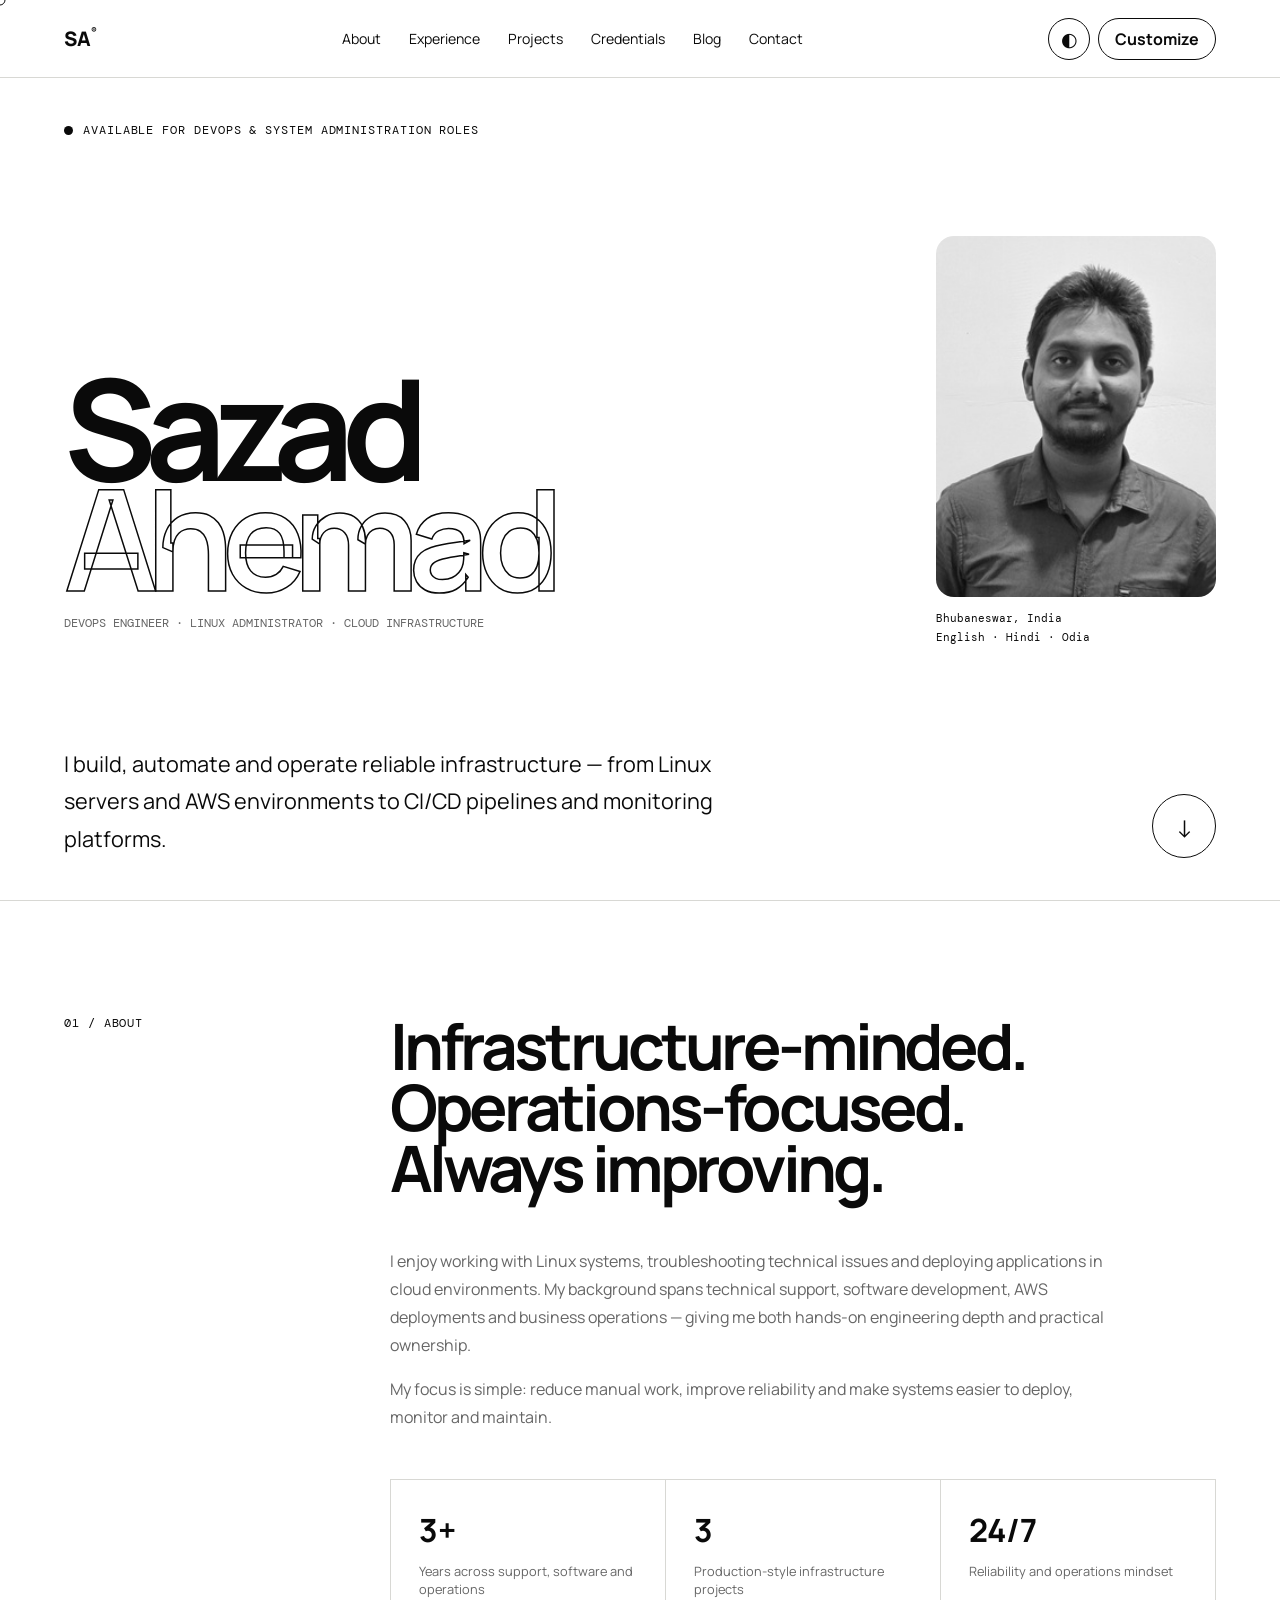
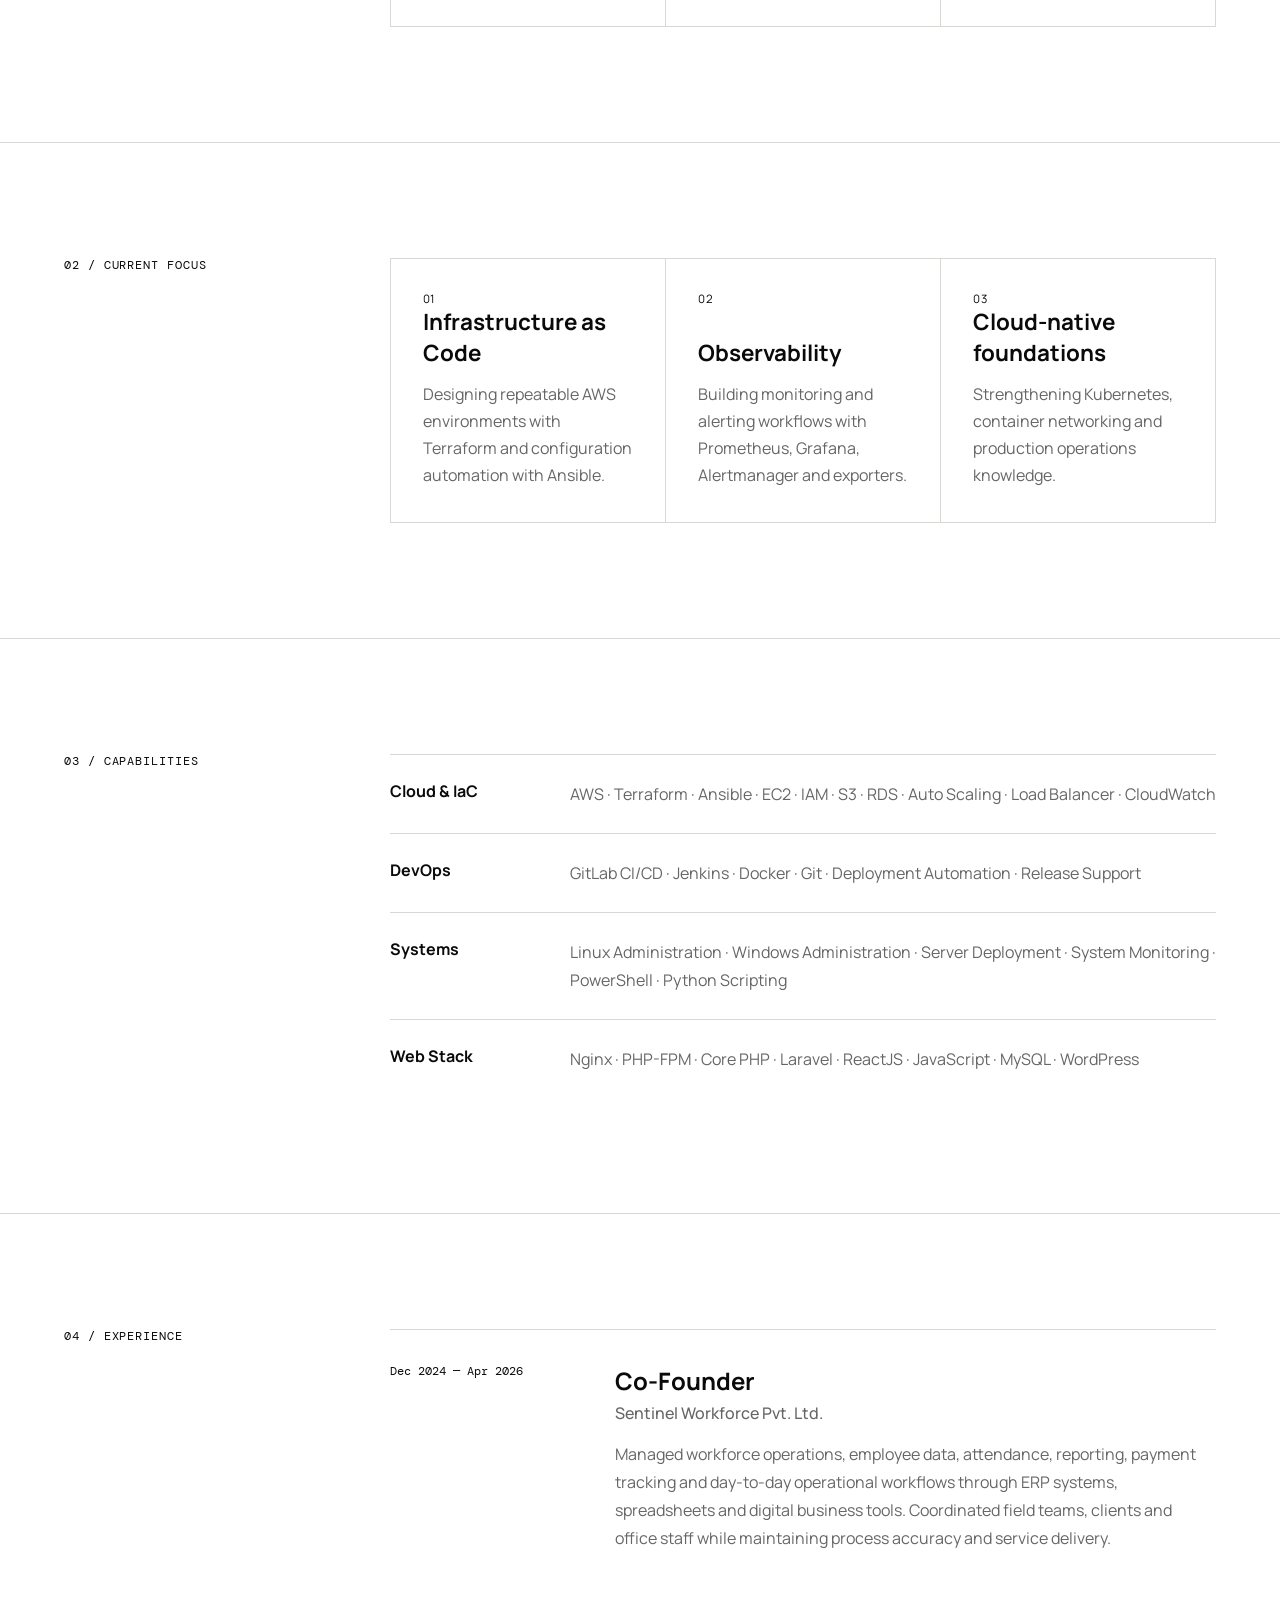
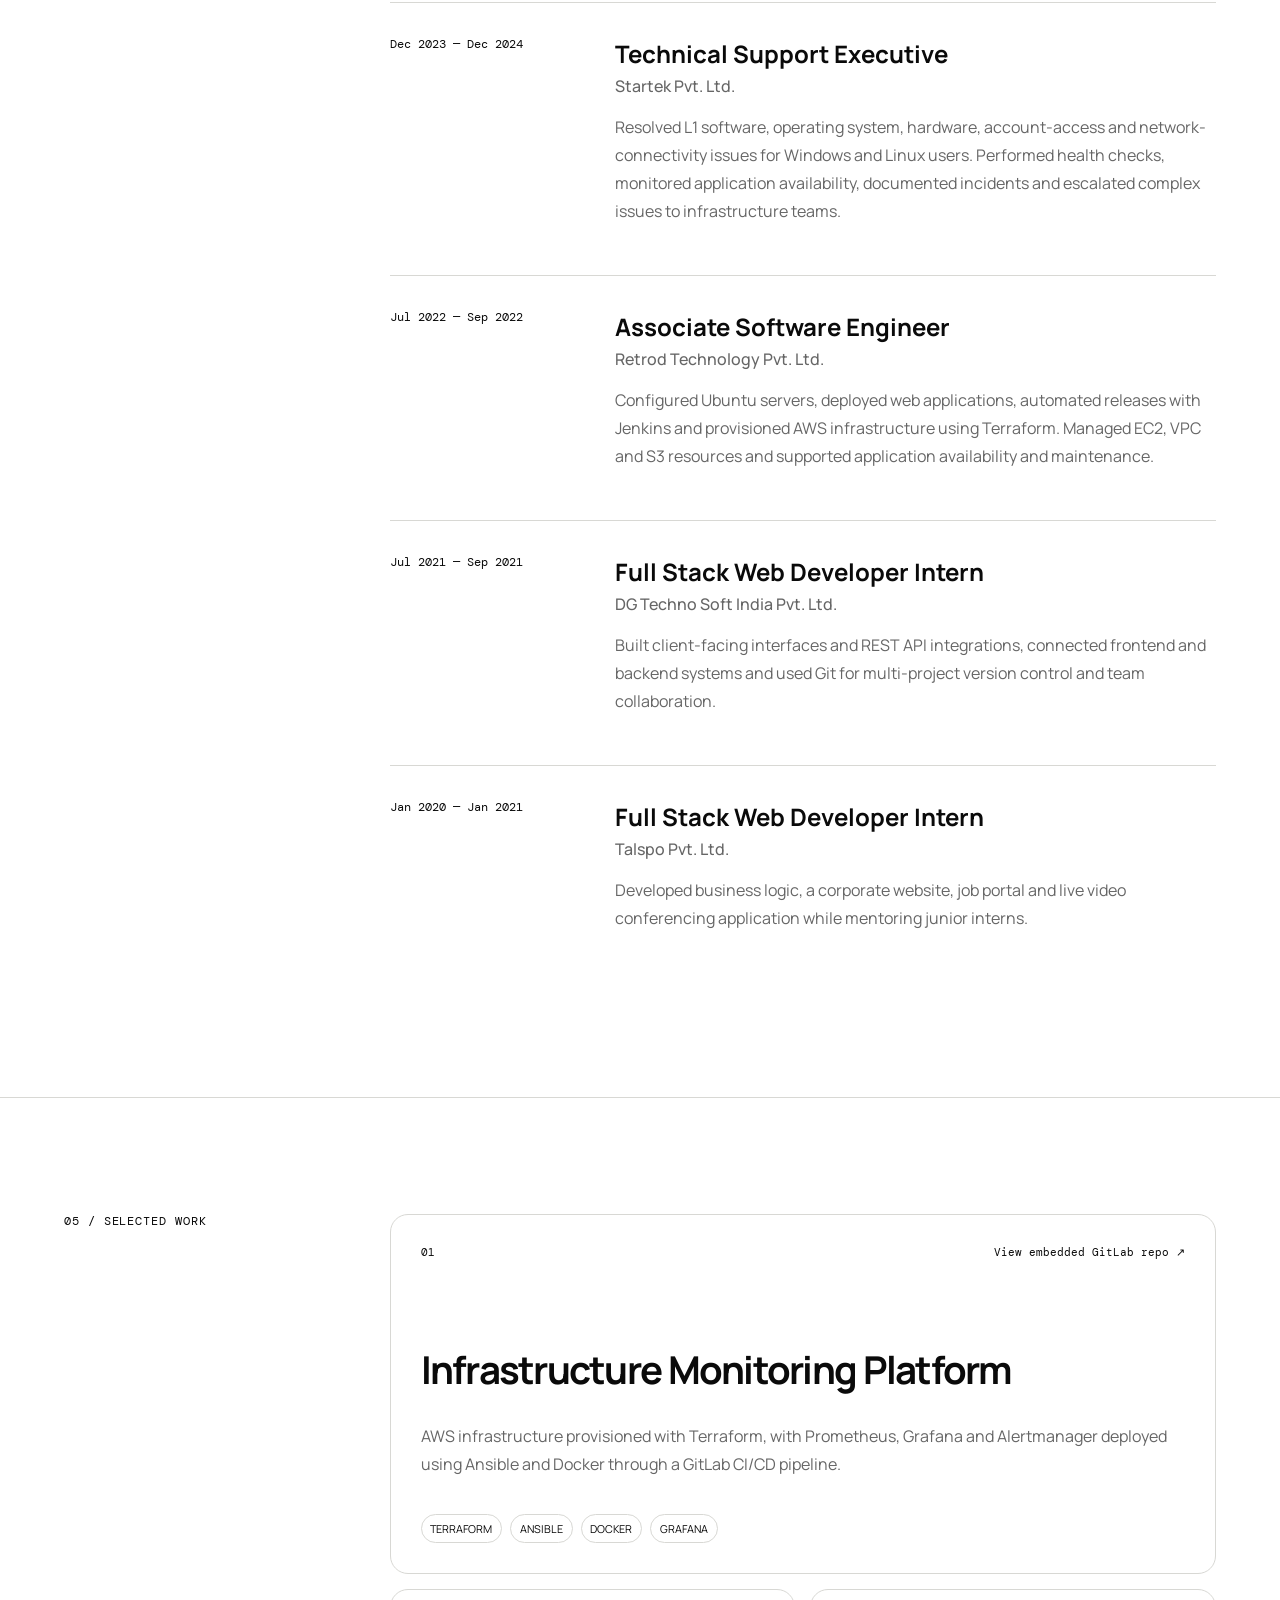
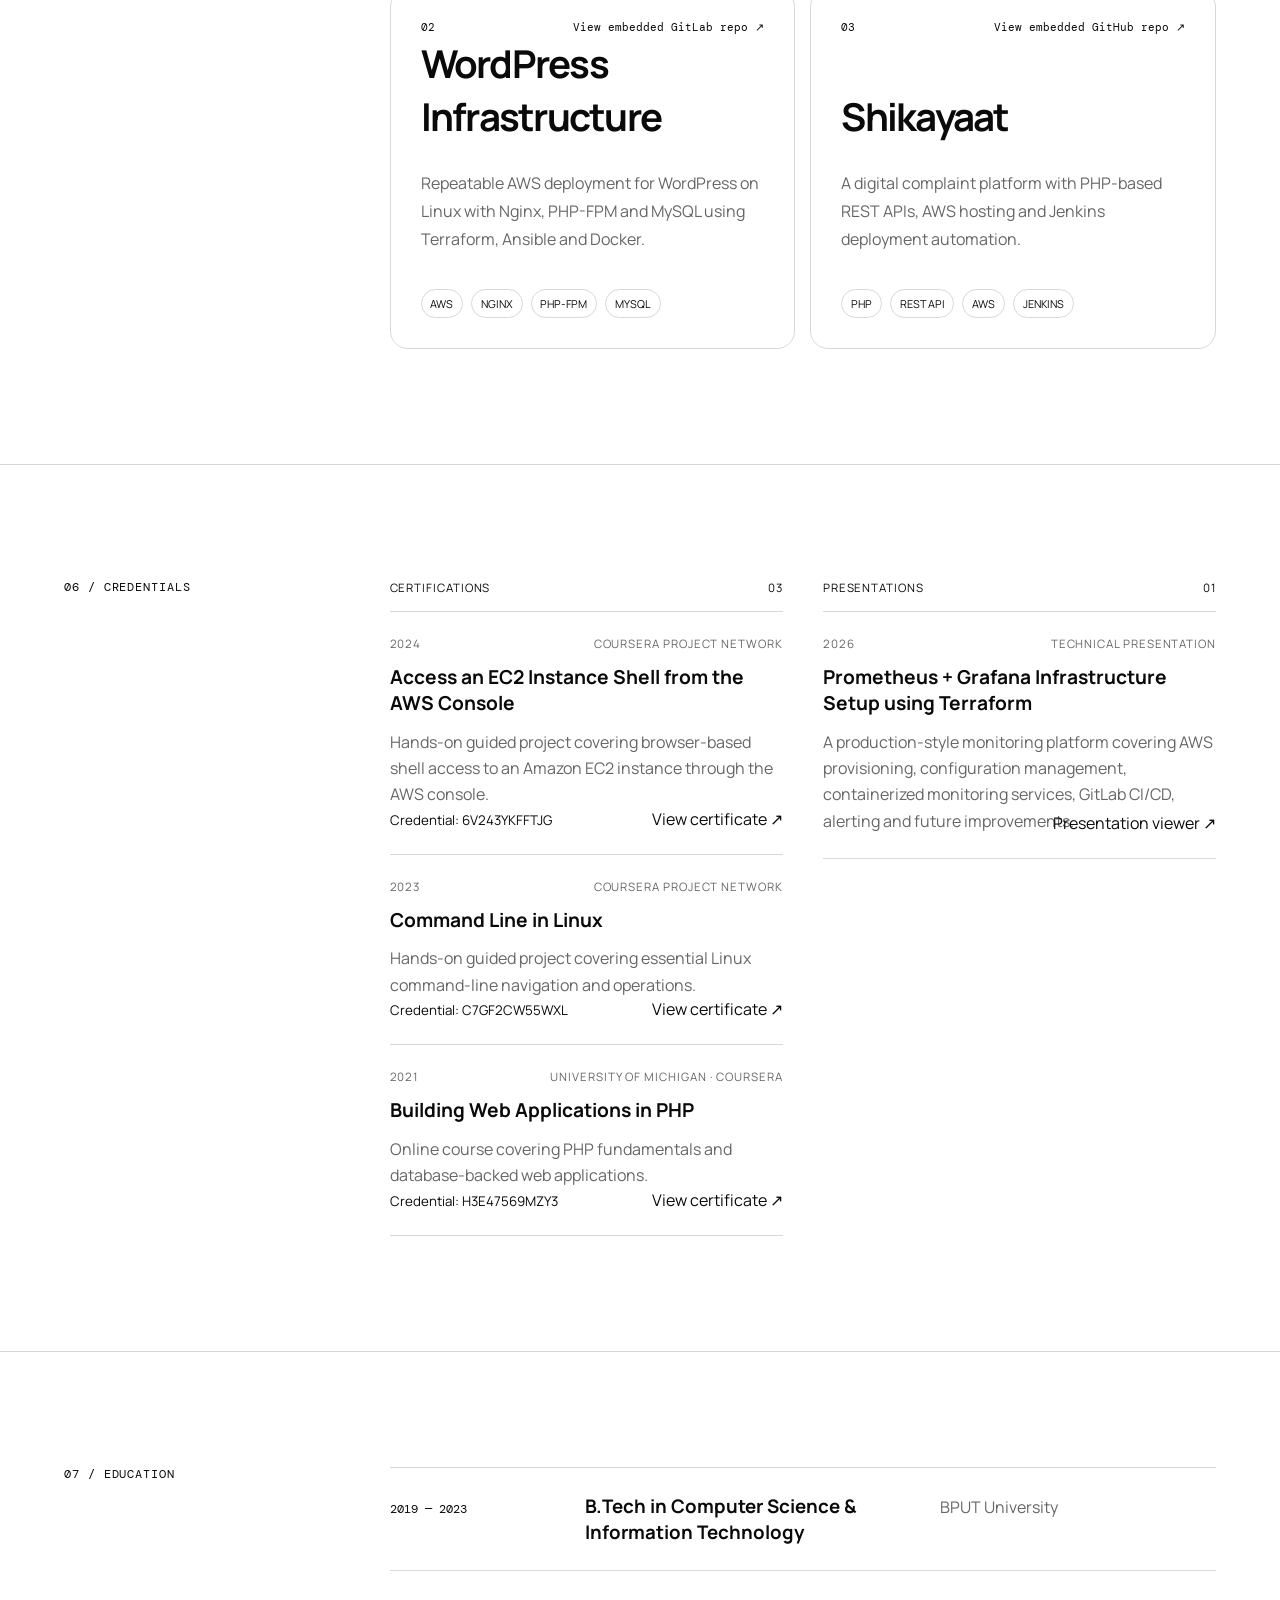
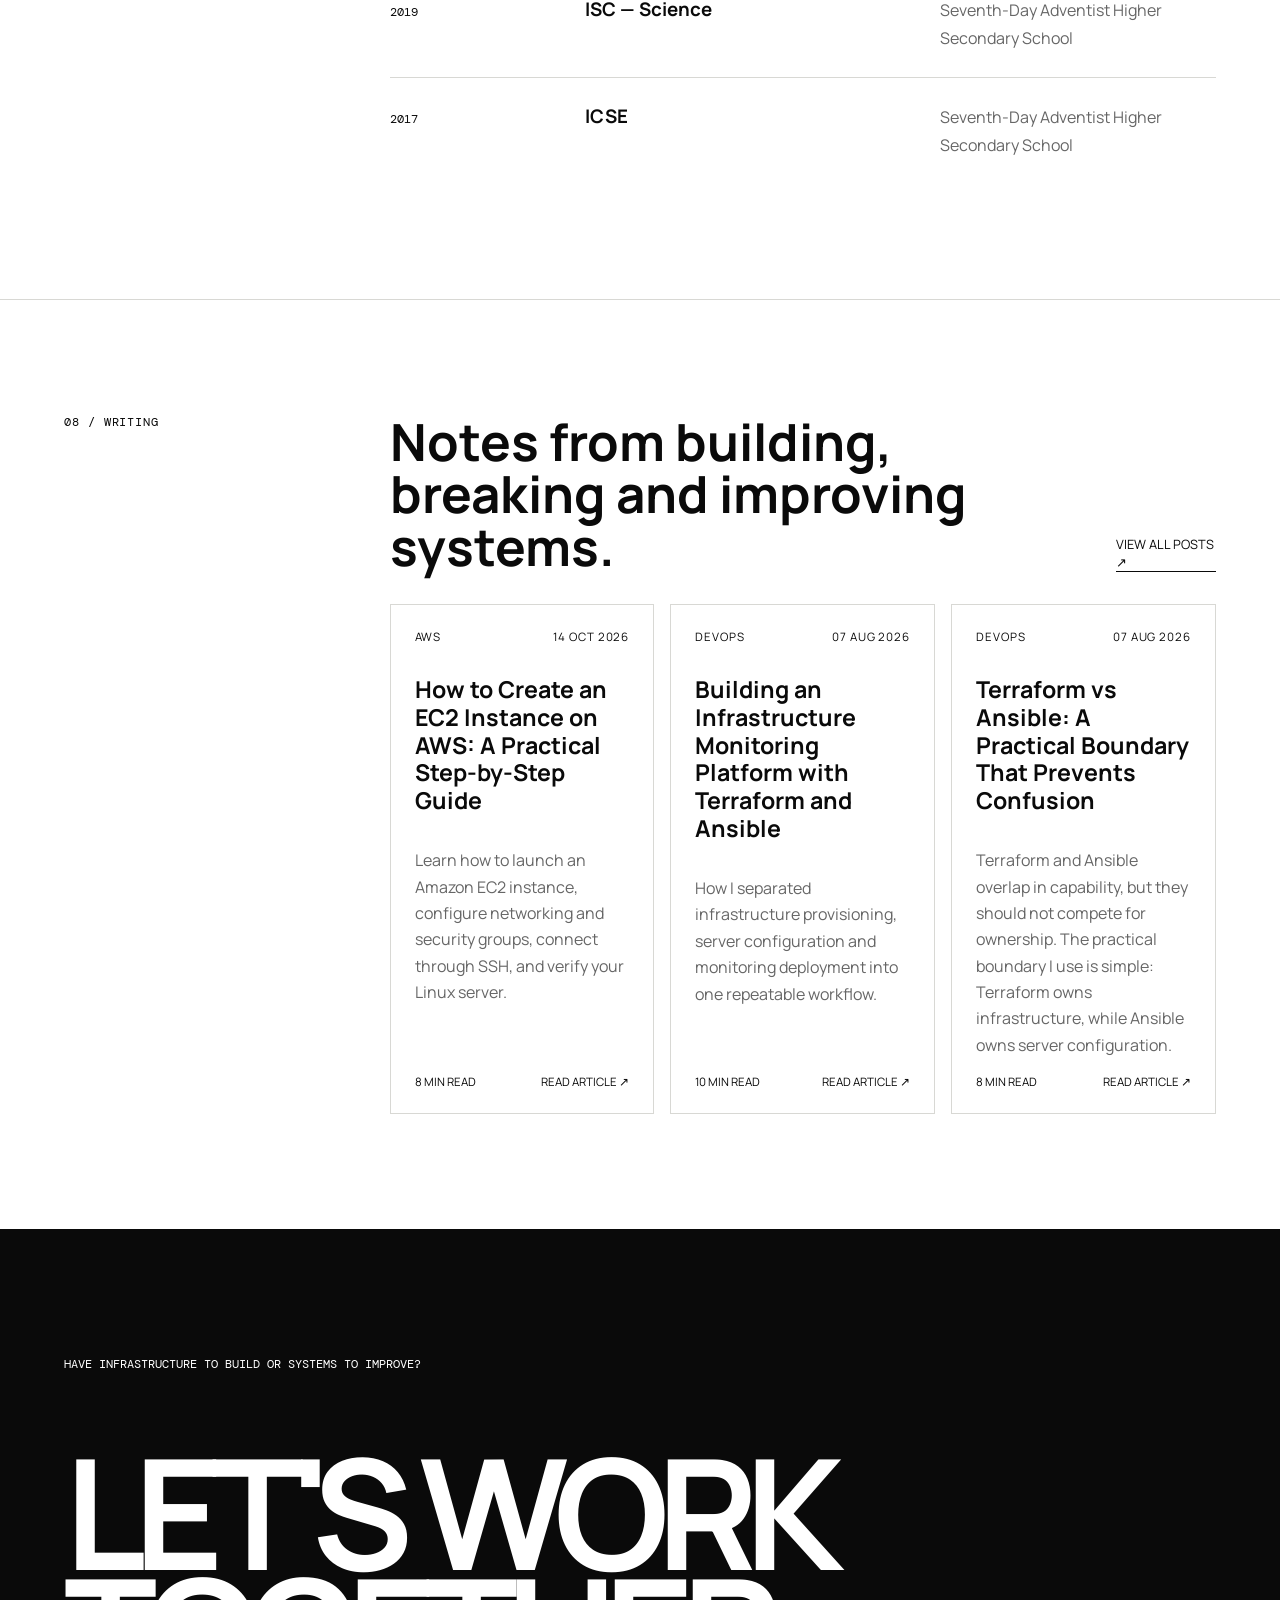
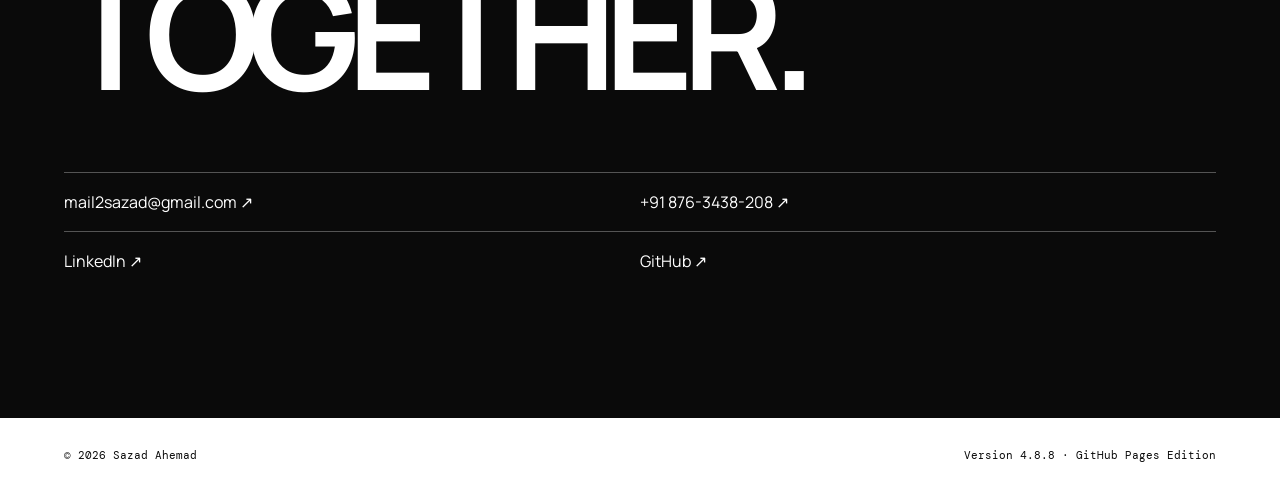
<file: index.html>
<!doctype html>
<html lang="en" data-theme="light" data-radius="soft" data-density="comfortable">

<head>
  <meta charset="utf-8">
  <meta name="viewport" content="width=device-width, initial-scale=1">
  <meta name="description"
    content="Portfolio of Sazad Ahemad — DevOps Engineer, Linux Administrator and Cloud Infrastructure professional.">
  <meta name="theme-color" content="#ffffff">
  <title>Sazad Ahemad — DevOps Engineer</title>
  <link rel="preconnect" href="https://fonts.googleapis.com">
  <link rel="preconnect" href="https://fonts.gstatic.com" crossorigin>
  <link
    href="https://fonts.googleapis.com/css2?family=DM+Mono:wght@400;500&family=Manrope:wght@400;500;600;700;800&display=swap"
    rel="stylesheet">
  <link rel="stylesheet" href="styles.v4.0.0.css?v=4.8.9">
  <link rel="icon" type="image/x-icon" href="assets/favicon.ico">
</head>

<body>
  <div class="cursor-dot" aria-hidden="true"></div>
  <header class="site-header">
    <a class="brand" href="#top" aria-label="Home">SA<span>®</span></a>
    <nav aria-label="Primary navigation">
      <a href="#about">About</a><a href="#experience">Experience</a><a href="#projects">Projects</a><a
        href="#credentials">Credentials</a><a href="blog.html">Blog</a><a href="#contact">Contact</a>
    </nav>
    <div class="header-actions">
      <button id="theme-toggle" class="icon-btn" type="button" aria-label="Switch appearance"
        title="Switch light/dark appearance">◐</button>
      <button id="customize-open" class="text-btn" type="button">Customize</button>
    </div>
  </header>

  <main id="top">
    <section class="hero">
      <div class="hero-kicker"><span></span><span id="availability"></span></div>
      <div class="hero-grid">
        <div>
          <h1 id="hero-name"></h1>
          <p id="hero-role" class="hero-role"></p>
        </div>
        <figure class="portrait-wrap"><img id="profile-image" src="assets/profile.jpg" alt="Portrait of Sazad Ahemad">
          <figcaption id="hero-meta"></figcaption>
        </figure>
      </div>
      <div class="hero-bottom">
        <p id="hero-summary"></p><a href="#projects" class="round-link" aria-label="View projects">↓</a>
      </div>
    </section>

    <section id="about" class="section split-section">
      <div class="section-label">01 / About</div>
      <div class="section-content intro-copy">
        <h2 id="about-heading"></h2>
        <div id="about-copy"></div>
        <div id="stat-grid" class="stat-grid"></div>
      </div>
    </section>
    <section id="focus" class="section">
      <div class="section-label">02 / Current Focus</div>
      <div id="focus-list" class="section-content focus-grid"></div>
    </section>
    <section id="skills" class="section skill-section">
      <div class="section-label">03 / Capabilities</div>
      <div id="skills-list" class="section-content"></div>
    </section>
    <section id="experience" class="section">
      <div class="section-label">04 / Experience</div>
      <div id="experience-list" class="section-content timeline"></div>
    </section>
    <section id="projects" class="section projects-section">
      <div class="section-label">05 / Selected Work</div>
      <div id="projects-list" class="section-content projects-grid"></div>
    </section>
    <section id="credentials" class="section">
      <div class="section-label">06 / Credentials</div>
      <div class="section-content credential-layout">
        <div>
          <div class="subsection-heading"><span>Certifications</span><span id="certification-count"></span></div>
          <div id="certifications-list" class="credential-list"></div>
        </div>
        <div>
          <div class="subsection-heading"><span>Presentations</span><span id="presentation-count"></span></div>
          <div id="presentations-list" class="credential-list"></div>
        </div>
      </div>
    </section>
    <section class="section education-section">
      <div class="section-label">07 / Education</div>
      <div id="education-list" class="section-content education-list"></div>
    </section>
    <section id="writing" class="section">
      <div class="section-label">08 / Writing</div>
      <div class="section-content">
        <div class="writing-head">
          <h2>Notes from building,<br>breaking and improving systems.</h2><a class="text-link" href="blog.html">View all
            posts ↗</a>
        </div>
        <div id="latest-posts" class="post-grid"></div>
      </div>
    </section>
    <section id="contact" class="contact-section">
      <div id="contact-eyebrow" class="contact-eyebrow"></div>
      <h2>LET'S WORK<br>TOGETHER.</h2>
      <div id="contact-links" class="contact-links"></div>
    </section>
  </main>

  <footer><span>© <span id="year"></span> <span id="footer-name"></span></span><span>Version 4.8.8 · GitHub Pages
      Edition</span></footer>

  <dialog id="customizer" class="customizer">
    <form method="dialog" class="customizer-panel">
      <div class="customizer-head">
        <div><span class="eyebrow">Appearance</span>
          <h2>Make it yours</h2>
        </div><button value="close" class="icon-btn" aria-label="Close">×</button>
      </div>
      <fieldset>
        <legend>Theme</legend>
        <div class="option-grid three"><button type="button" data-theme-option="light">Light</button><button
            type="button" data-theme-option="dark">Dark</button><button type="button"
            data-theme-option="system">System</button></div>
      </fieldset>
      <fieldset>
        <legend>Text size</legend>
        <div class="option-grid three"><button type="button" data-scale="compact">Compact</button><button type="button"
            data-scale="default">Default</button><button type="button" data-scale="large">Large</button></div>
      </fieldset>
      <fieldset>
        <legend>Corner style</legend>
        <div class="option-grid"><button type="button" data-radius="sharp">Sharp</button><button type="button"
            data-radius="soft">Soft</button></div>
      </fieldset>
      <fieldset>
        <legend>Motion</legend><label class="switch-row"><span>Interface animation</span><input id="motion-toggle"
            type="checkbox" checked></label>
      </fieldset>
      <button id="reset-appearance" type="button" class="reset-btn">Reset appearance</button>
    </form>
  </dialog>

  <noscript>This portfolio requires JavaScript to load content from JSON.</noscript>
  <script src="script.v4.0.0.js?v=4.8.8" defer></script>
</body>

</html>
</file>
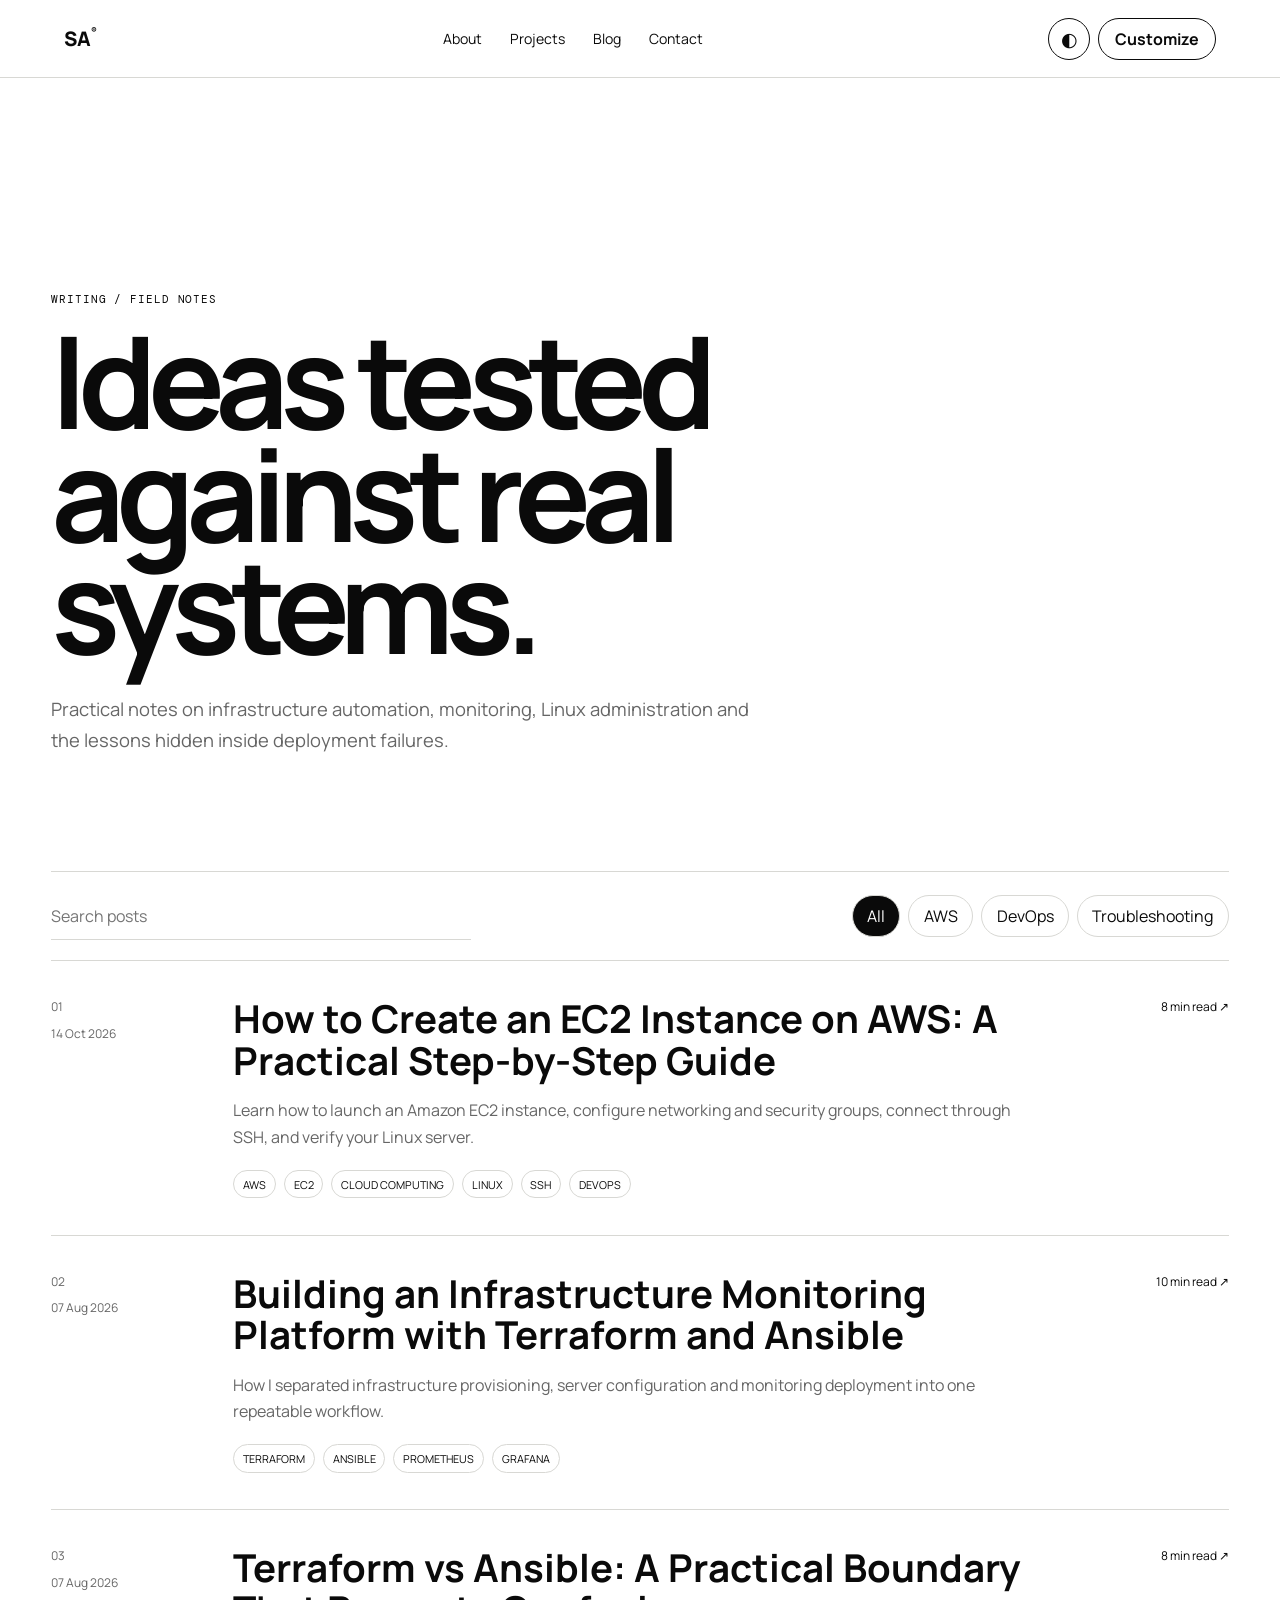
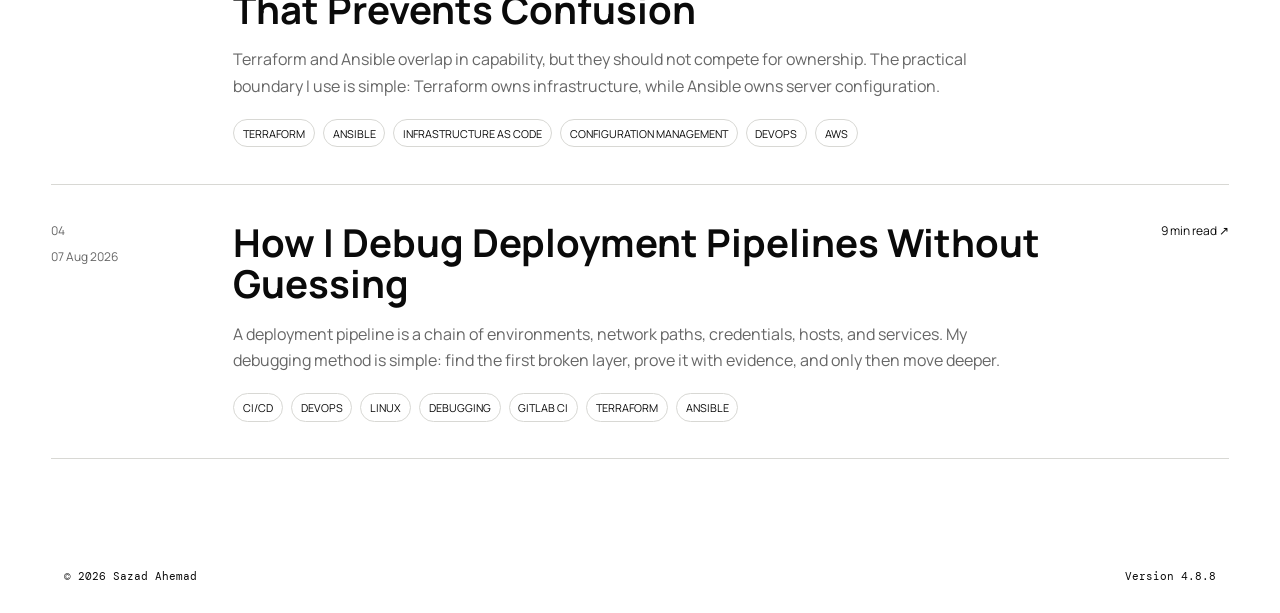
<file: blog.html>
<!doctype html>
<html lang="en" data-theme="light" data-radius="soft">

<head>
  <meta charset="utf-8">
  <meta name="viewport" content="width=device-width, initial-scale=1">
  <meta name="description" content="DevOps, Linux, cloud infrastructure and automation articles by Sazad Ahemad.">
  <meta name="theme-color" content="#ffffff">
  <title>Writing — Sazad Ahemad</title>
  <link rel="preconnect" href="https://fonts.googleapis.com">
  <link rel="preconnect" href="https://fonts.gstatic.com" crossorigin>
  <link
    href="https://fonts.googleapis.com/css2?family=DM+Mono:wght@400;500&family=Manrope:wght@400;500;600;700;800&display=swap"
    rel="stylesheet">
  <link rel="stylesheet" href="styles.v4.0.0.css?v=4.8.9">
  <link rel="icon" type="image/x-icon" href="assets/favicon.ico">
</head>

<body>
  <header class="site-header"><a class="brand" href="index.html">SA<span>®</span></a>
    <nav><a href="index.html#about">About</a><a href="index.html#projects">Projects</a><a href="blog.html"
        aria-current="page">Blog</a><a href="index.html#contact">Contact</a></nav>
    <div class="header-actions"><button id="theme-toggle" class="icon-btn" type="button">◐</button><button
        id="customize-open" class="text-btn" type="button">Customize</button></div>
  </header>
  <main class="page-main">
    <section class="page-hero"><span class="eyebrow">Writing / Field Notes</span>
      <h1>Ideas tested<br>against real systems.</h1>
      <p>Practical notes on infrastructure automation, monitoring, Linux administration and the lessons hidden inside
        deployment failures.</p>
    </section>
    <section class="blog-controls"><label><span class="sr-only">Search posts</span><input id="post-search" type="search"
          placeholder="Search posts"></label>
      <div id="post-filters" class="filter-list"></div>
    </section>
    <section id="all-posts" class="all-posts"></section>
  </main>
  <footer><span>© <span id="year"></span> Sazad Ahemad</span><span>Version 4.8.8</span></footer>
  <dialog id="customizer" class="customizer">
    <form method="dialog" class="customizer-panel">
      <div class="customizer-head">
        <div><span class="eyebrow">Appearance</span>
          <h2>Make it yours</h2>
        </div><button value="close" class="icon-btn">×</button>
      </div>
      <fieldset>
        <legend>Theme</legend>
        <div class="option-grid three"><button type="button" data-theme-option="light">Light</button><button
            type="button" data-theme-option="dark">Dark</button><button type="button"
            data-theme-option="system">System</button></div>
      </fieldset>
      <fieldset>
        <legend>Text size</legend>
        <div class="option-grid three"><button type="button" data-scale="compact">Compact</button><button type="button"
            data-scale="default">Default</button><button type="button" data-scale="large">Large</button></div>
      </fieldset>
      <fieldset>
        <legend>Corner style</legend>
        <div class="option-grid"><button type="button" data-radius="sharp">Sharp</button><button type="button"
            data-radius="soft">Soft</button></div>
      </fieldset>
      <fieldset>
        <legend>Motion</legend><label class="switch-row"><span>Interface animation</span><input id="motion-toggle"
            type="checkbox" checked></label>
      </fieldset><button id="reset-appearance" type="button" class="reset-btn">Reset appearance</button>
    </form>
  </dialog>
  <script src="script.v4.0.0.js?v=4.8.8" defer></script>
</body>

</html>
</file>
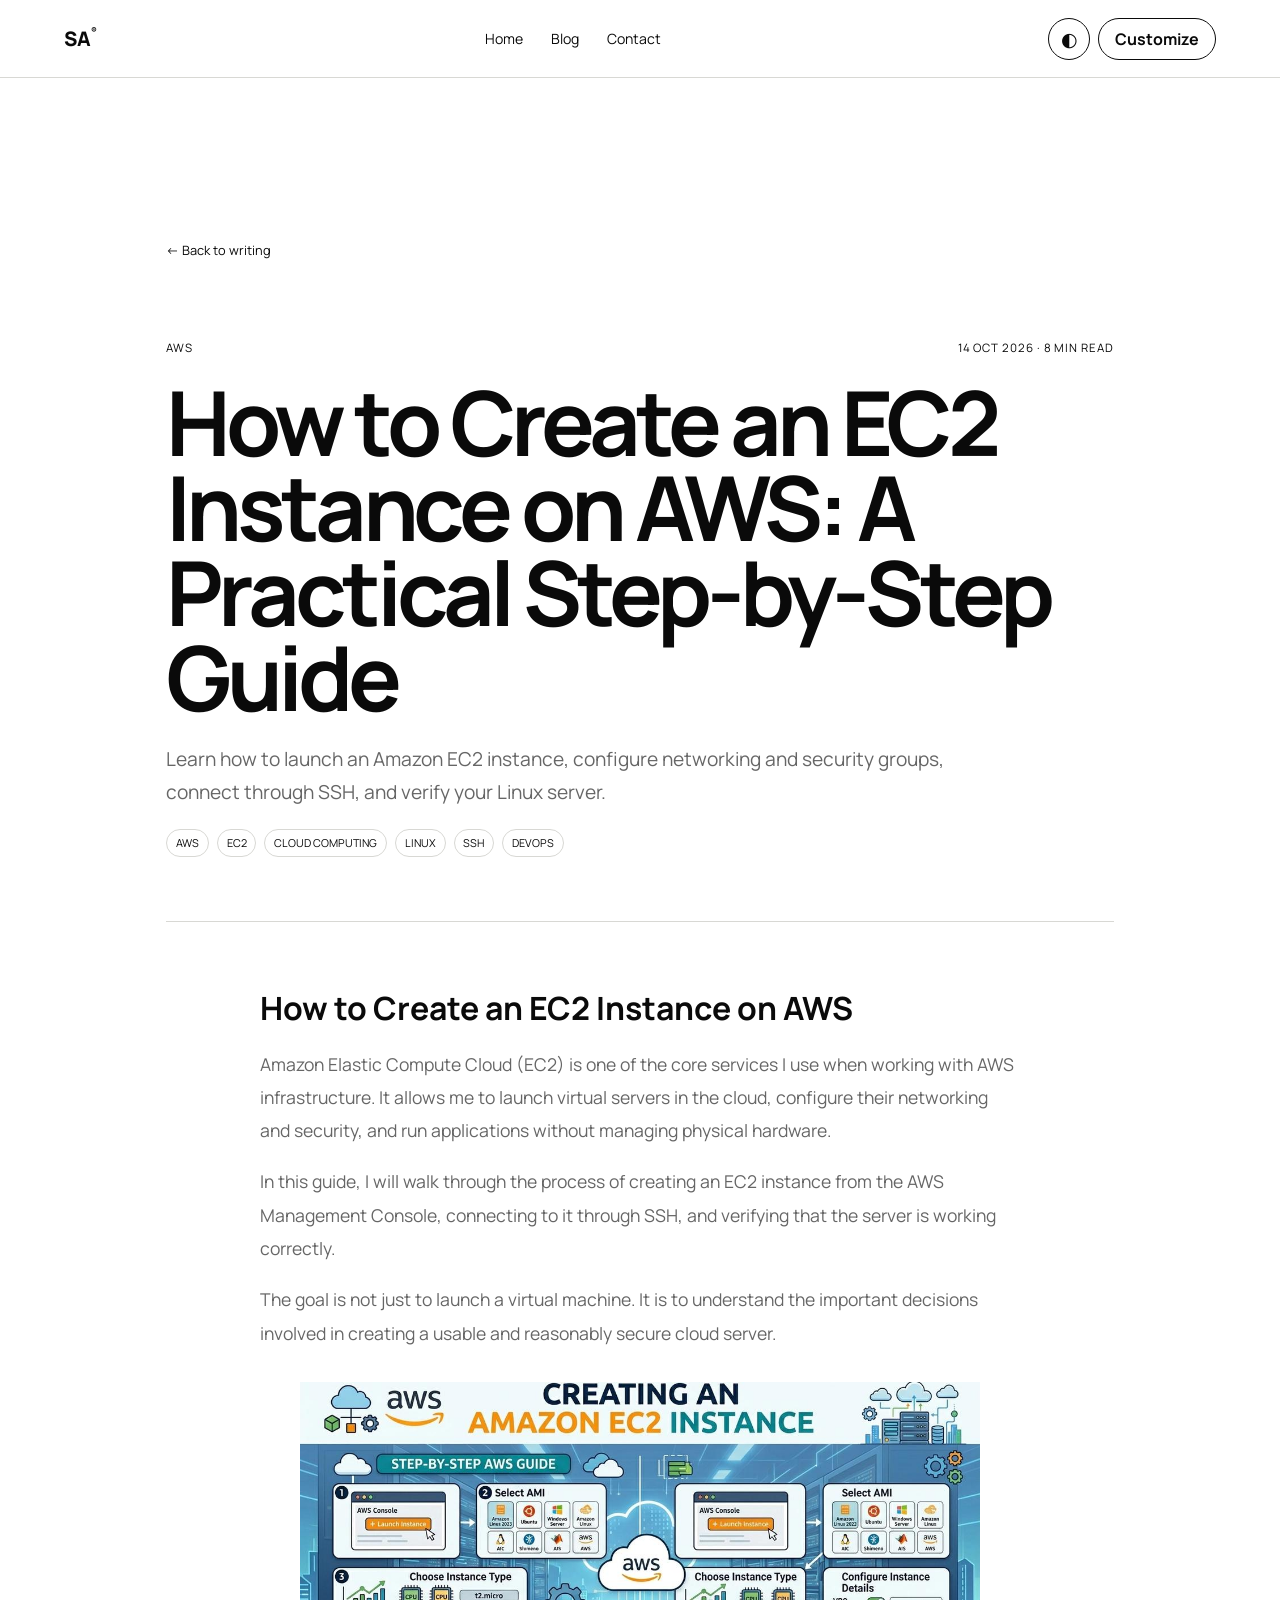
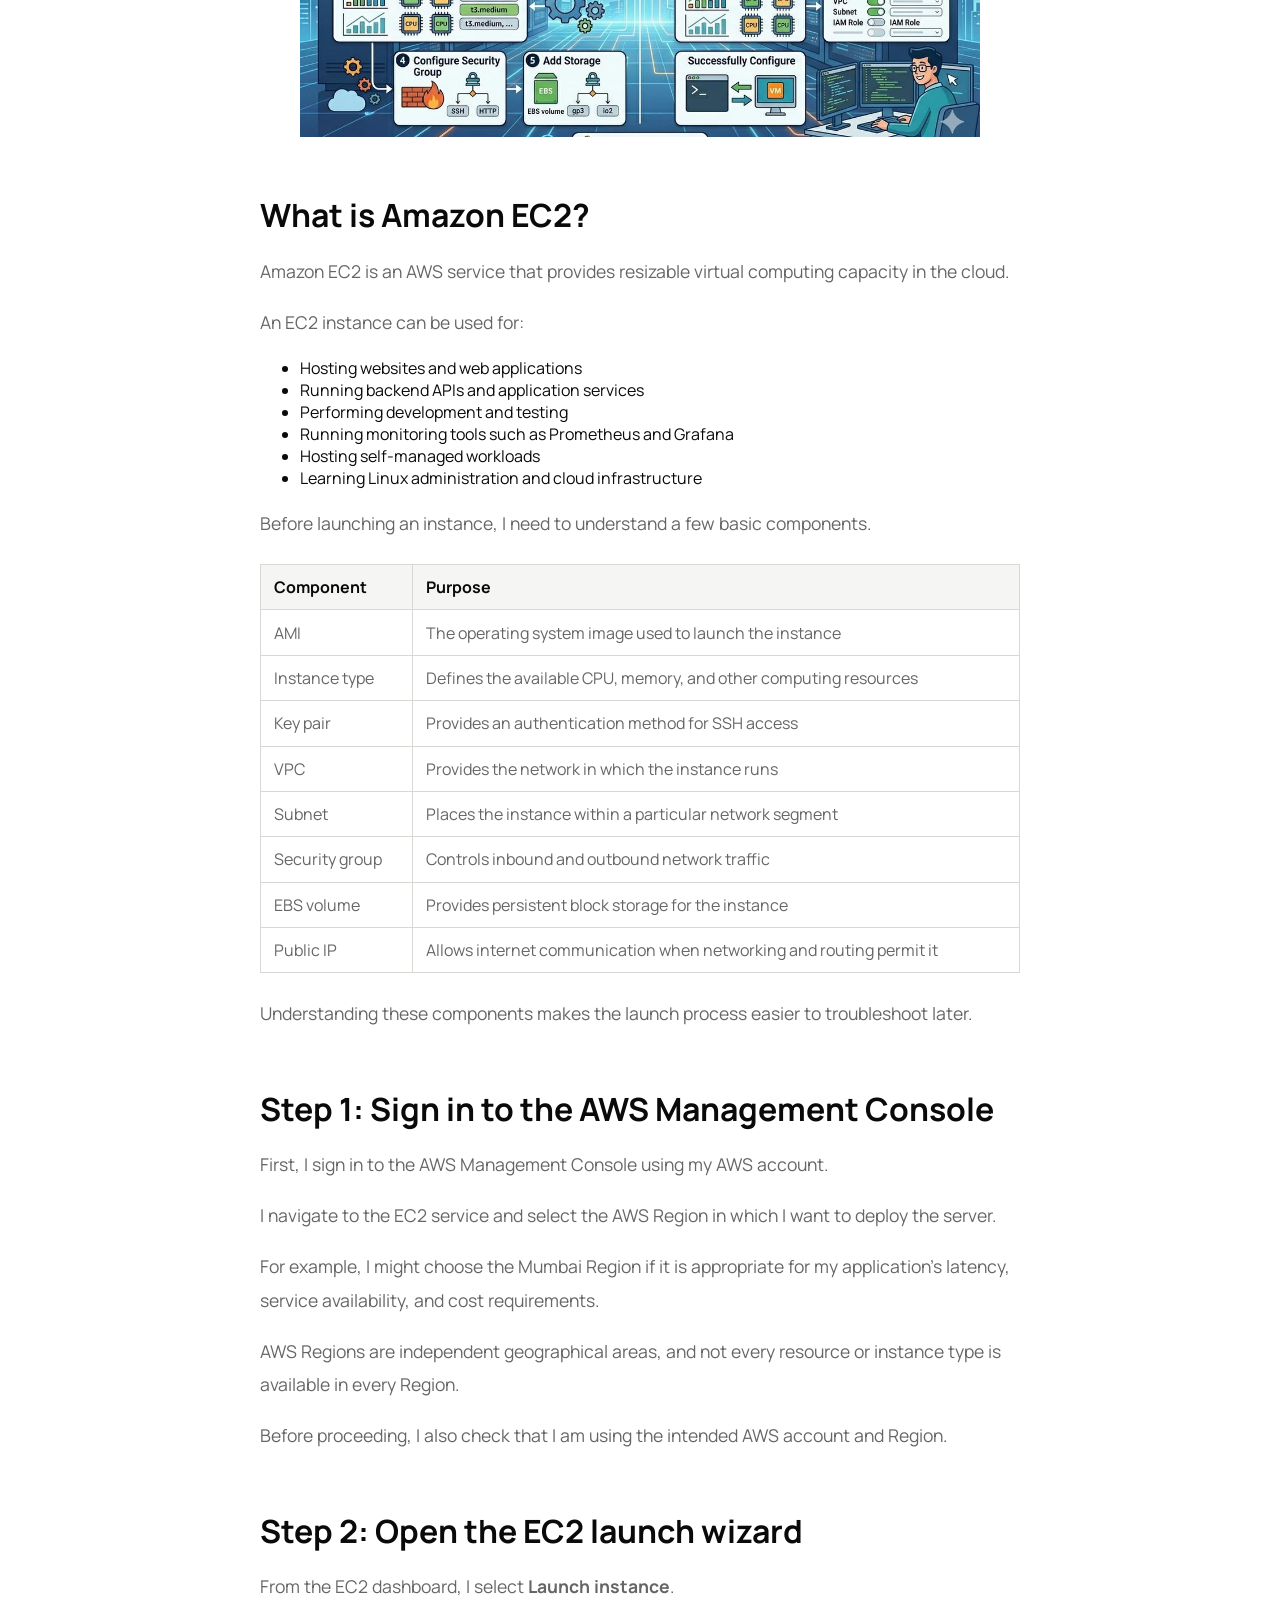
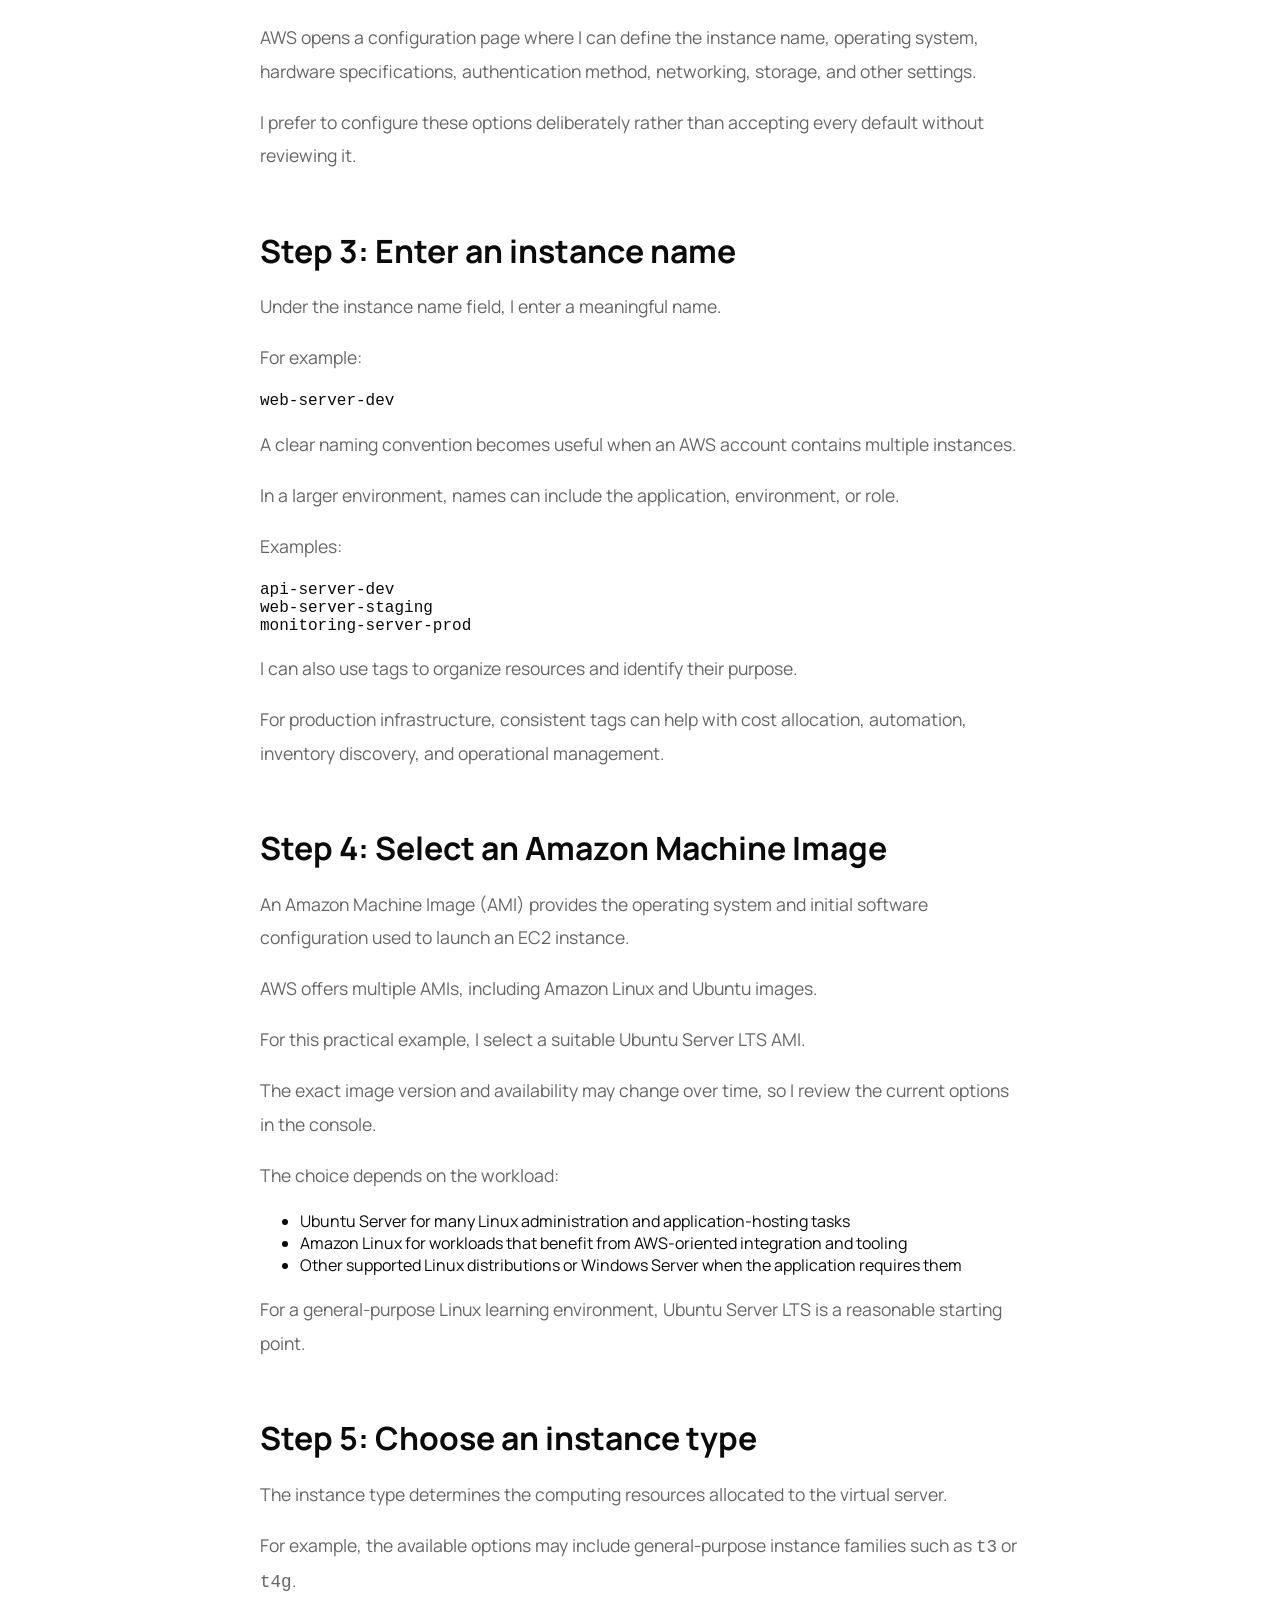
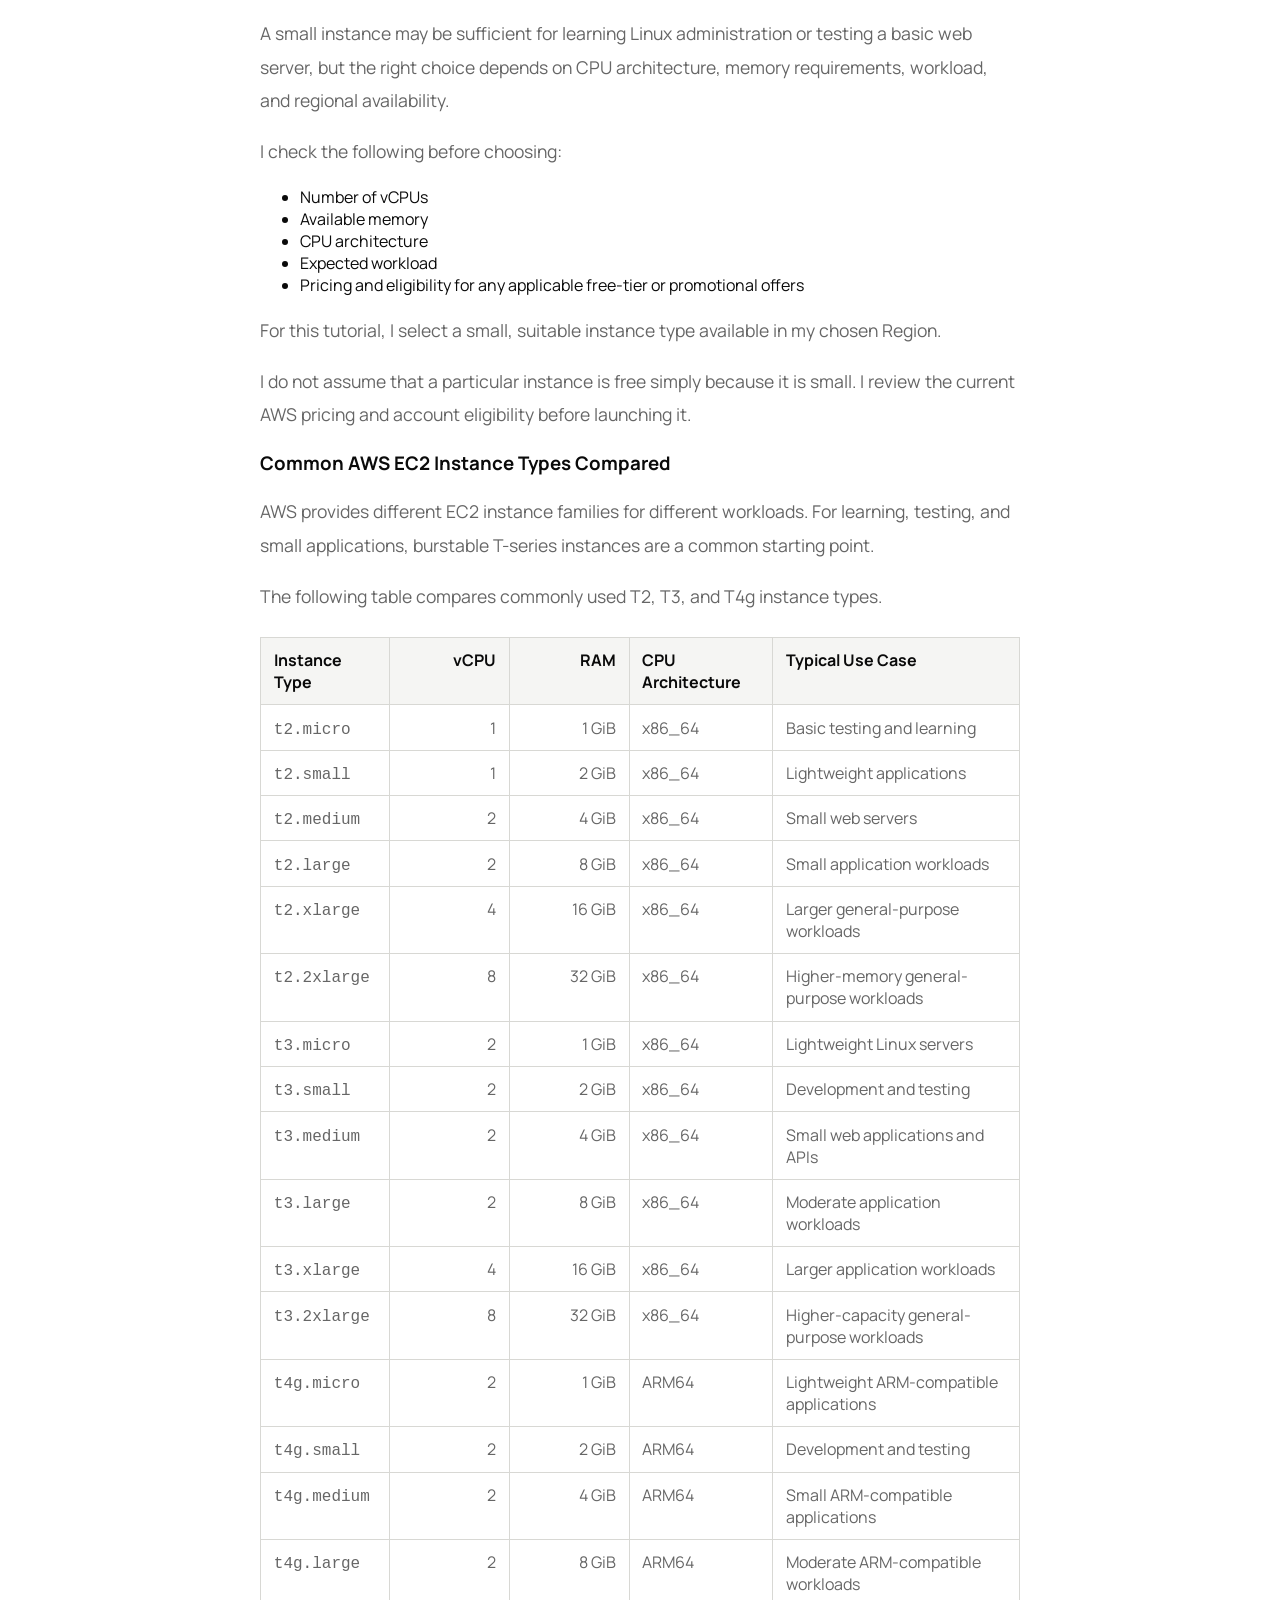
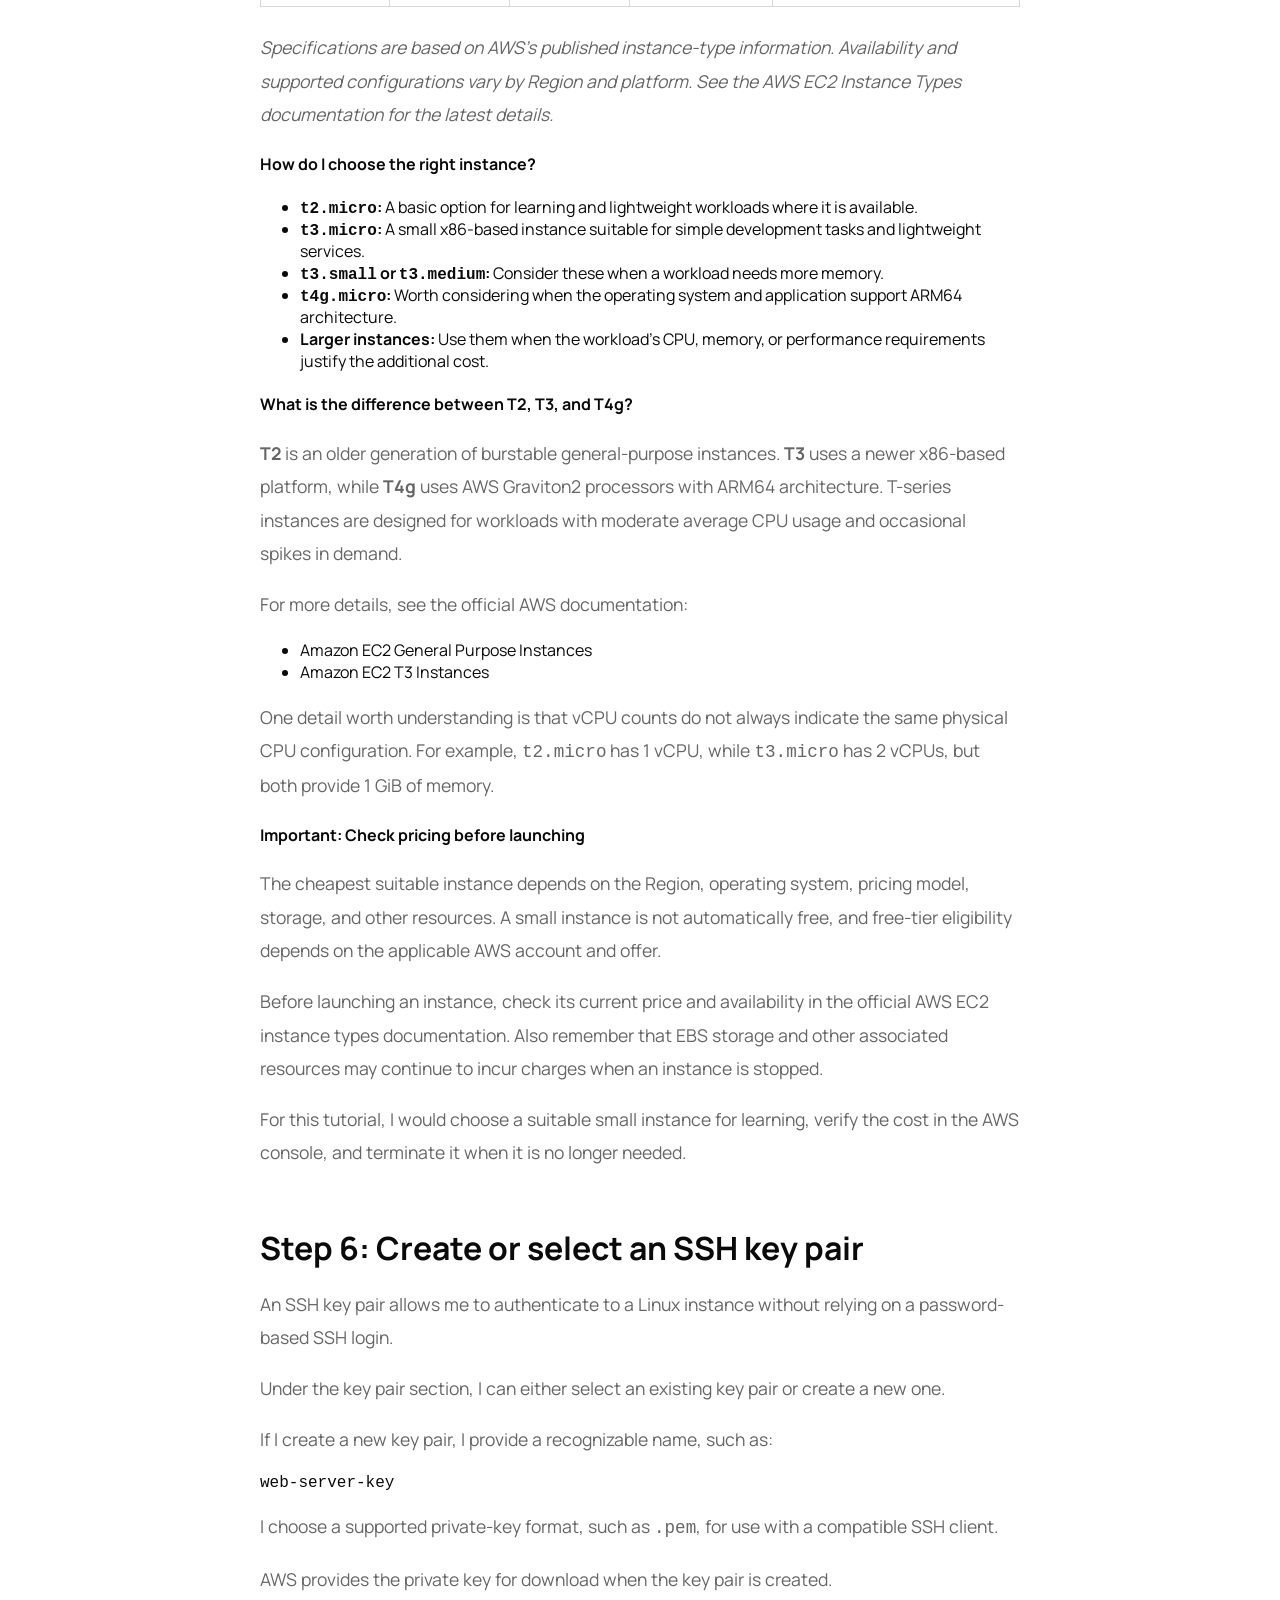
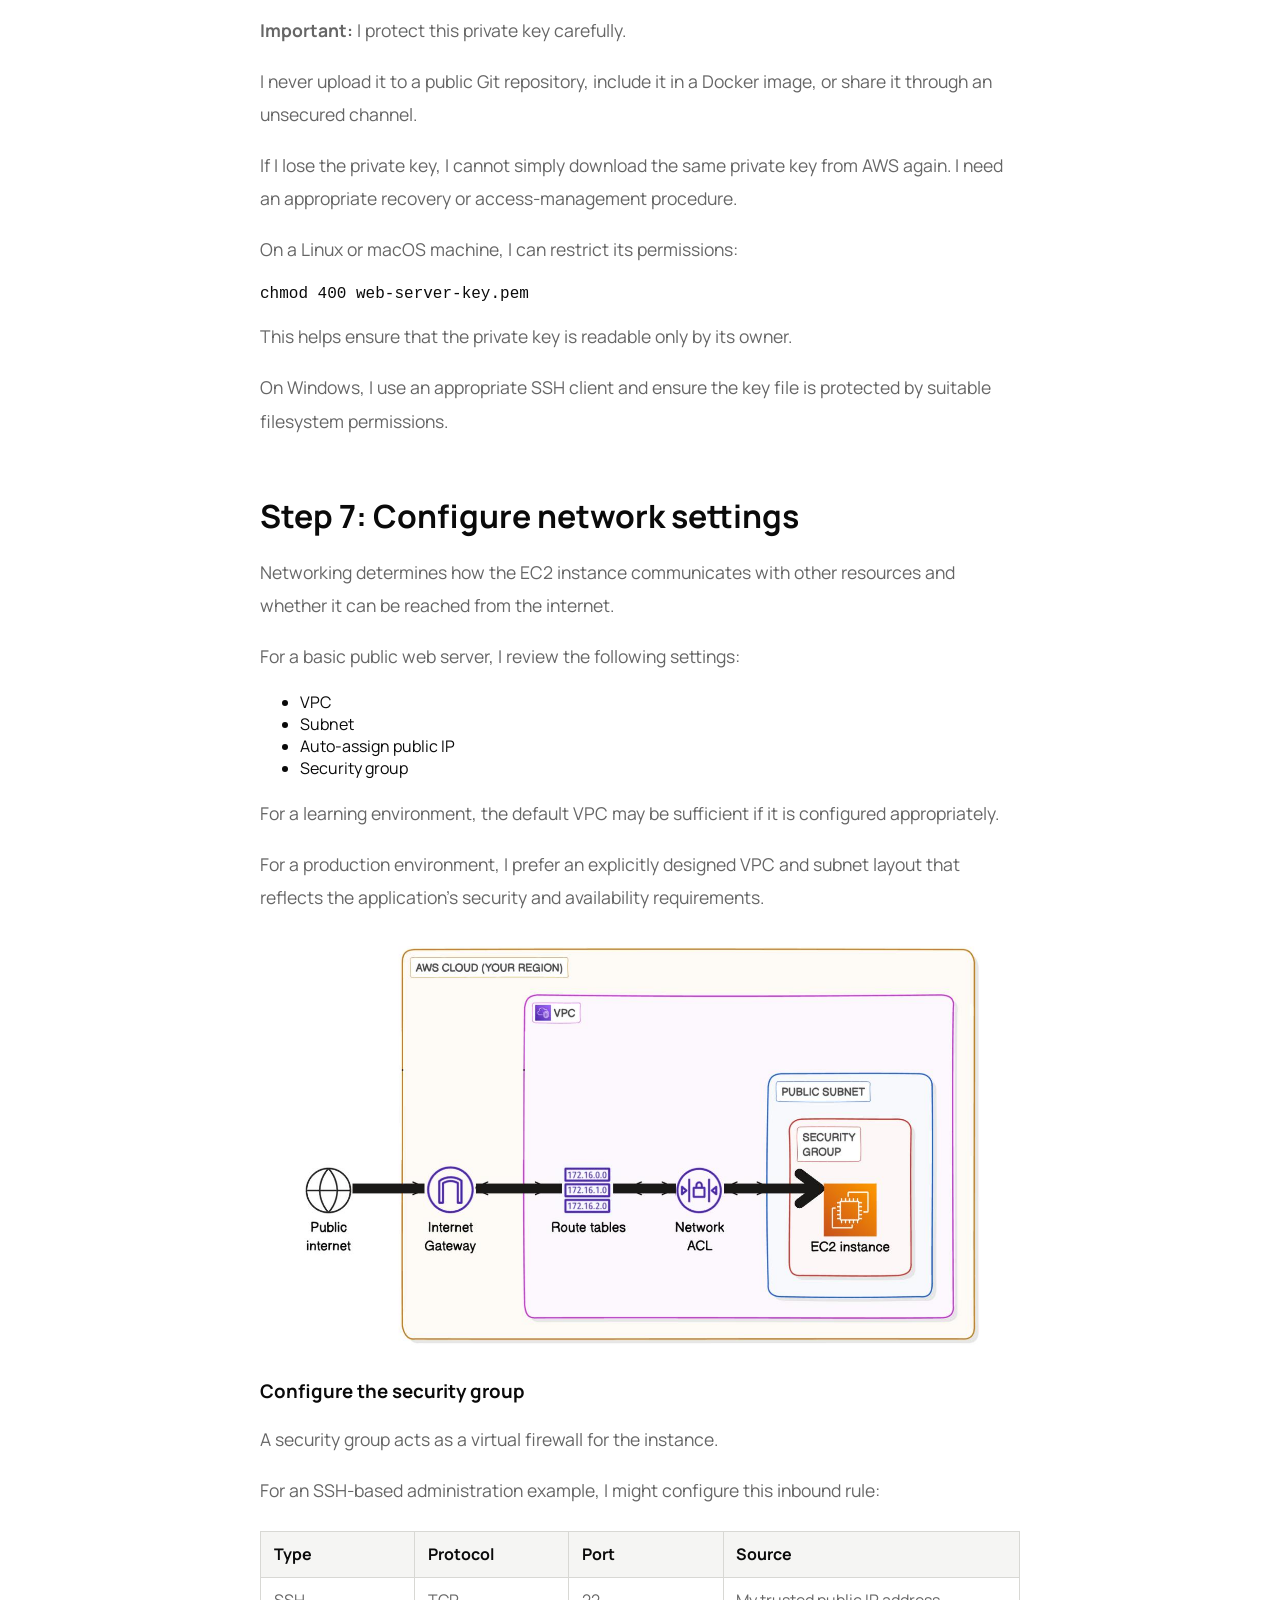
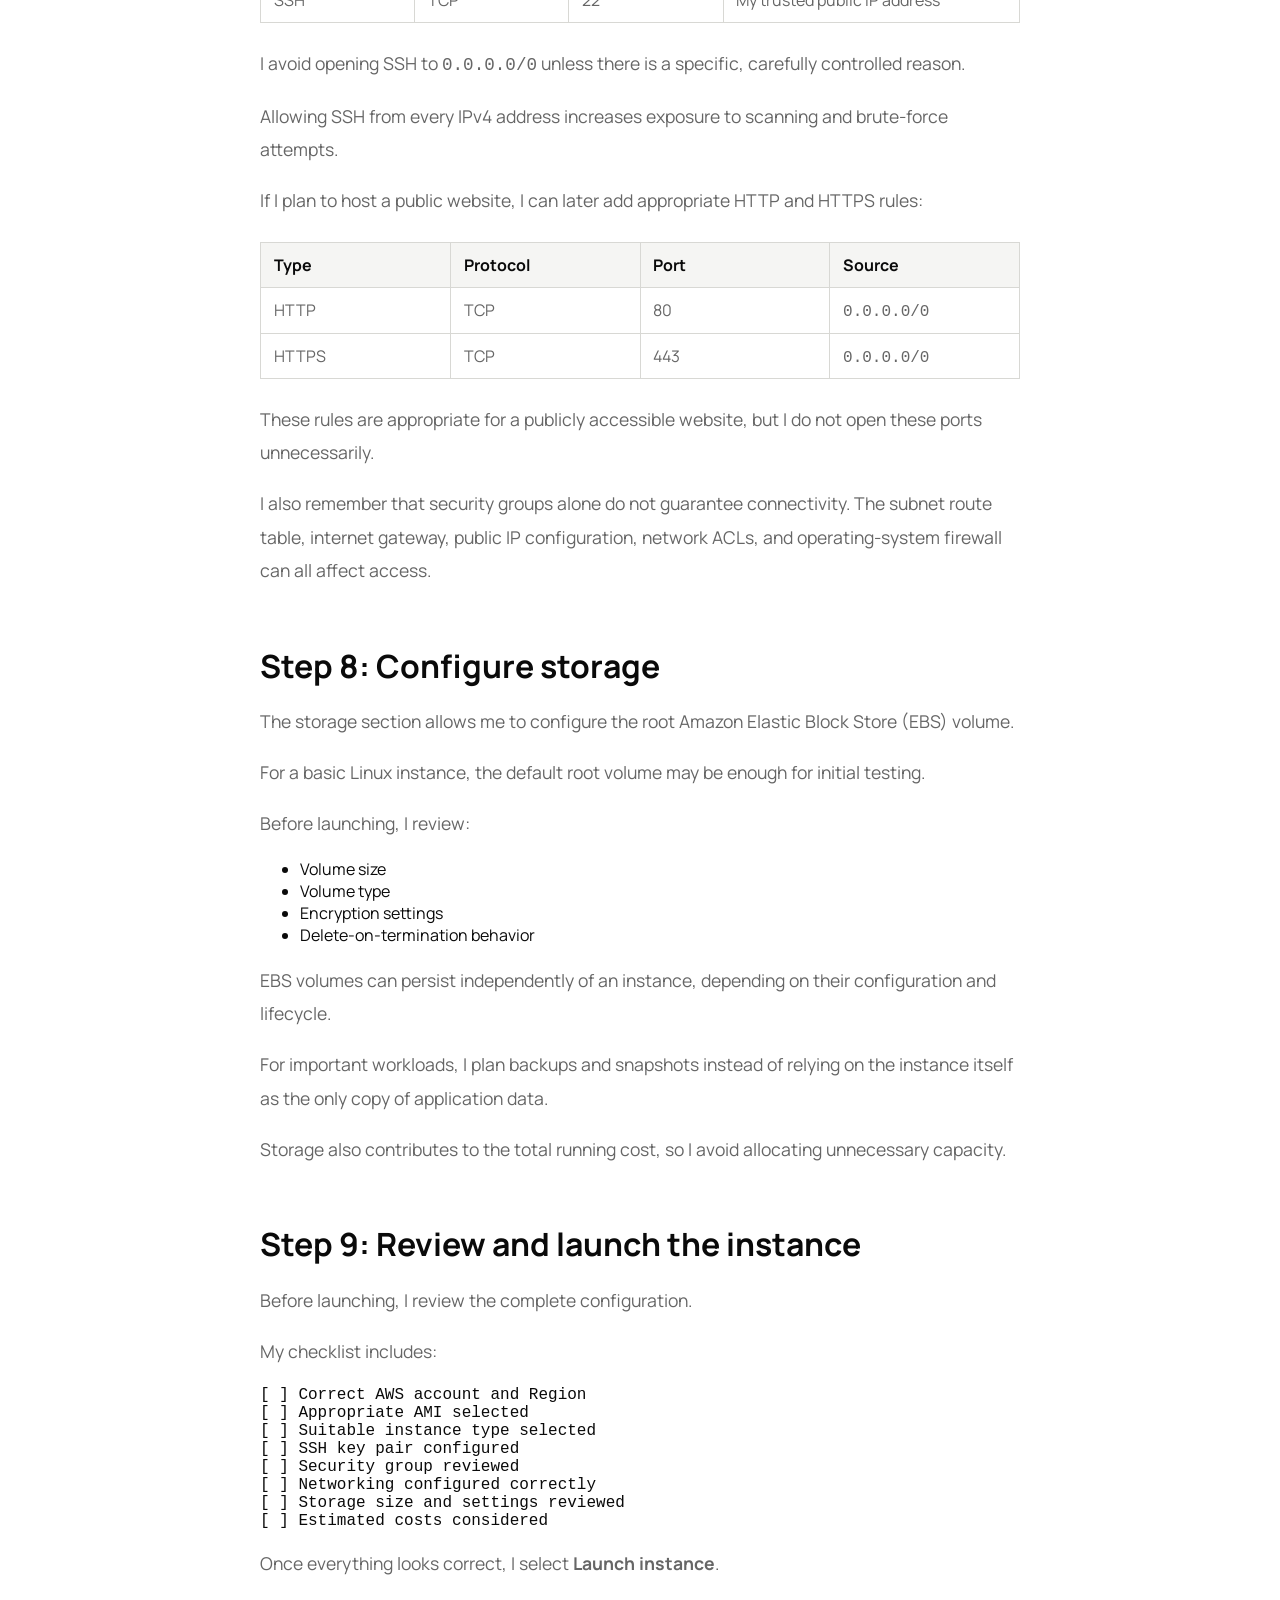
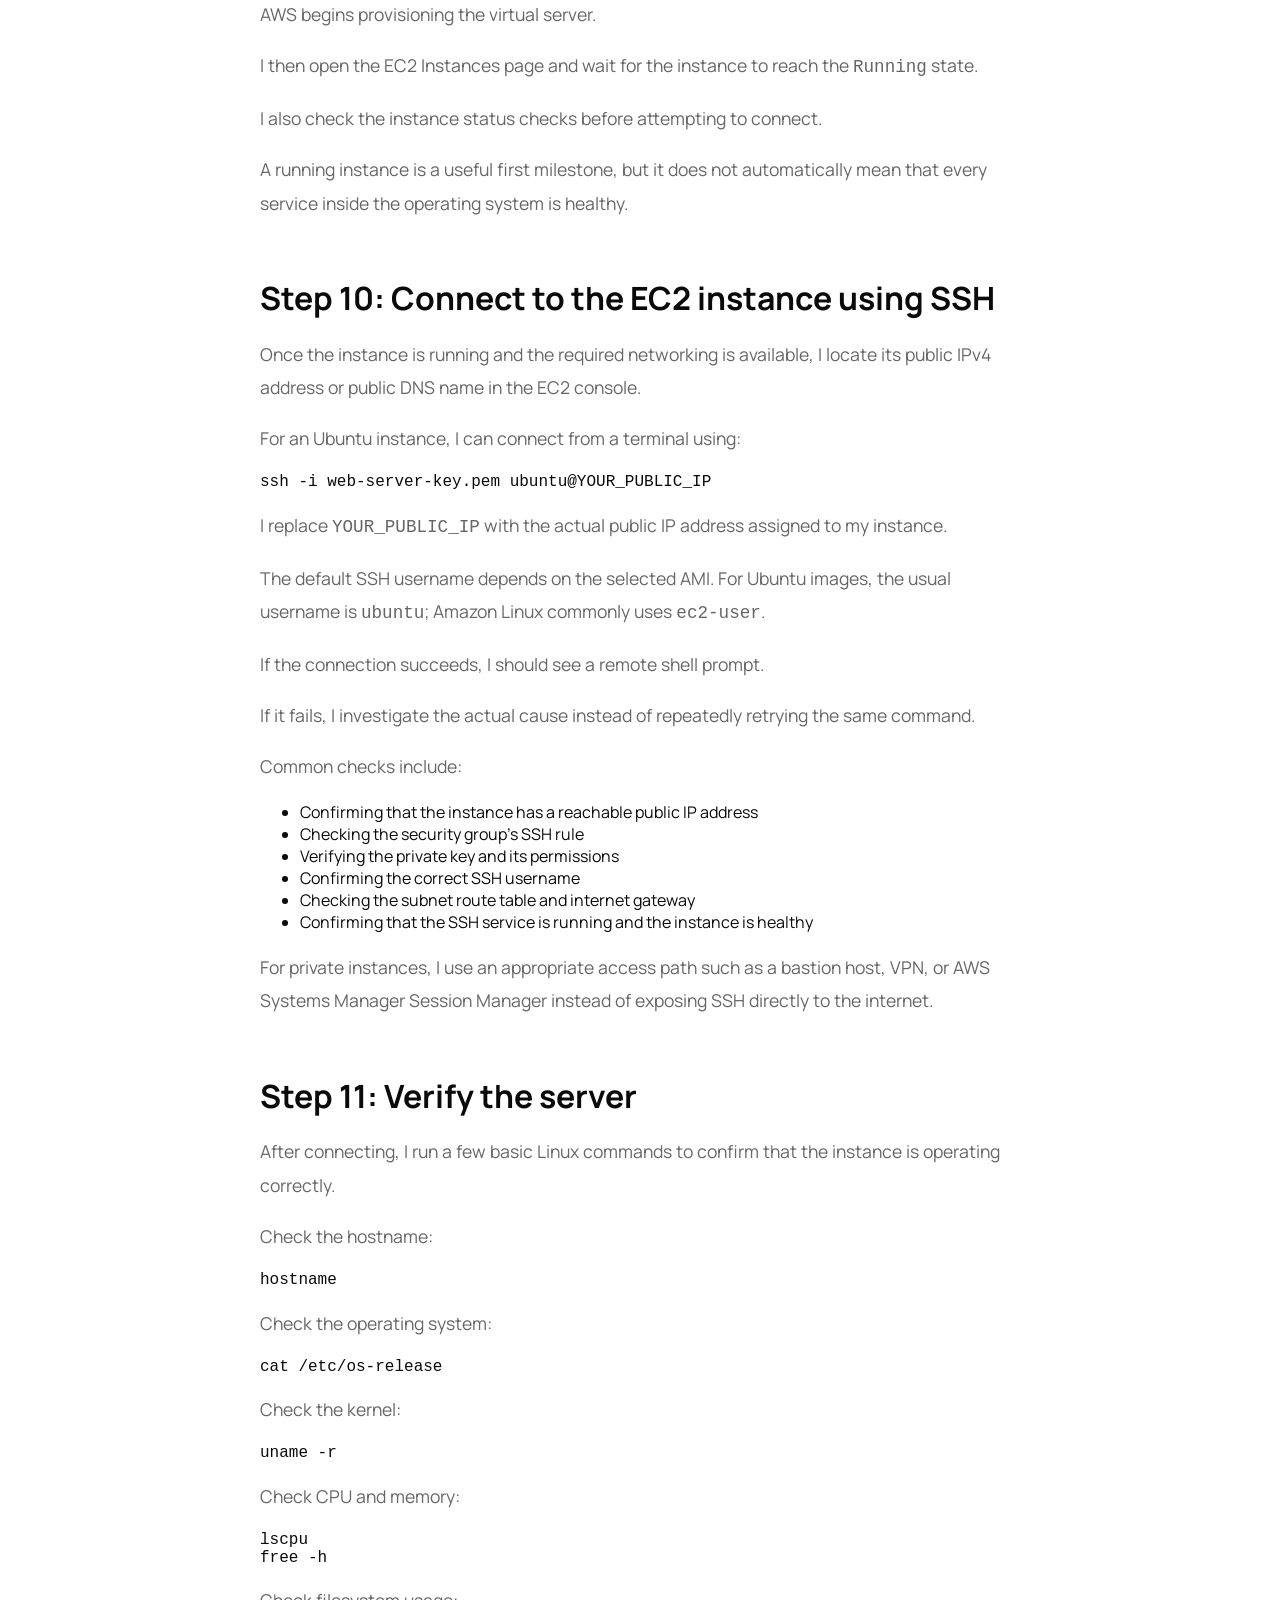
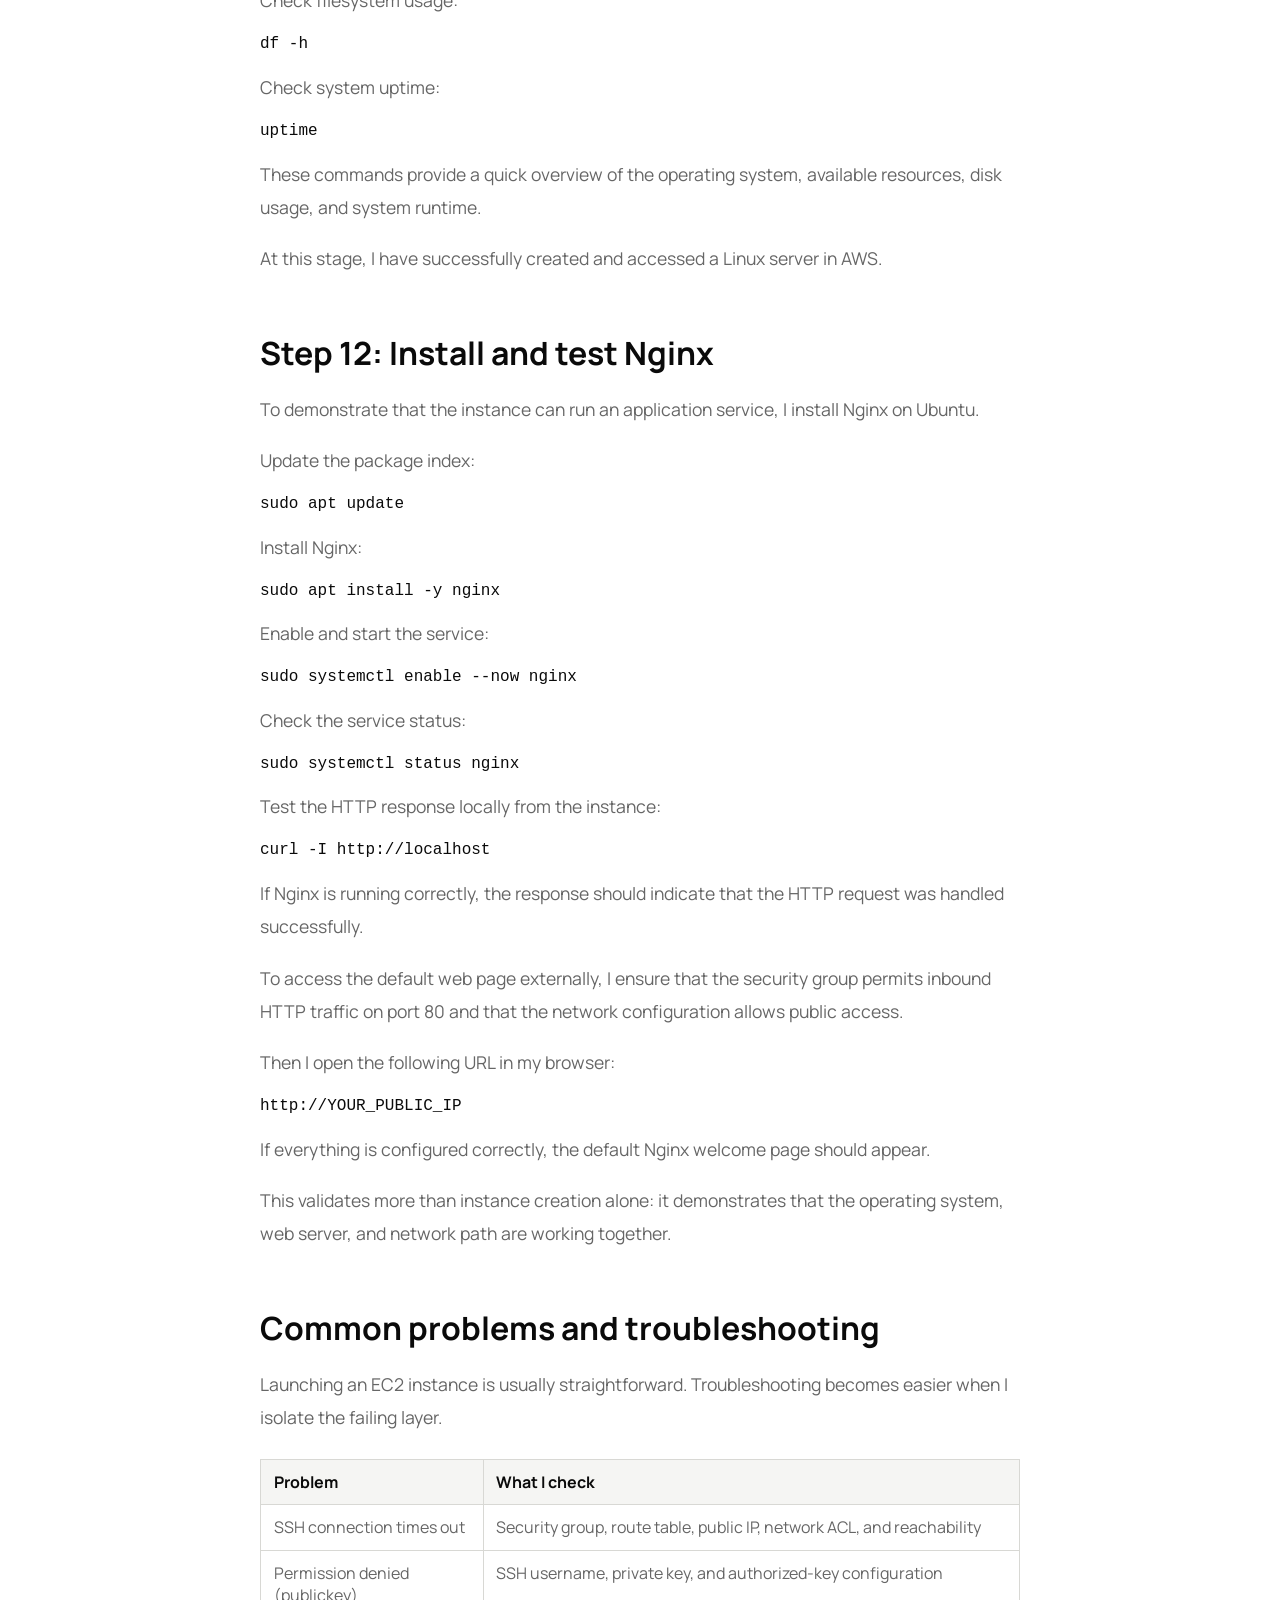
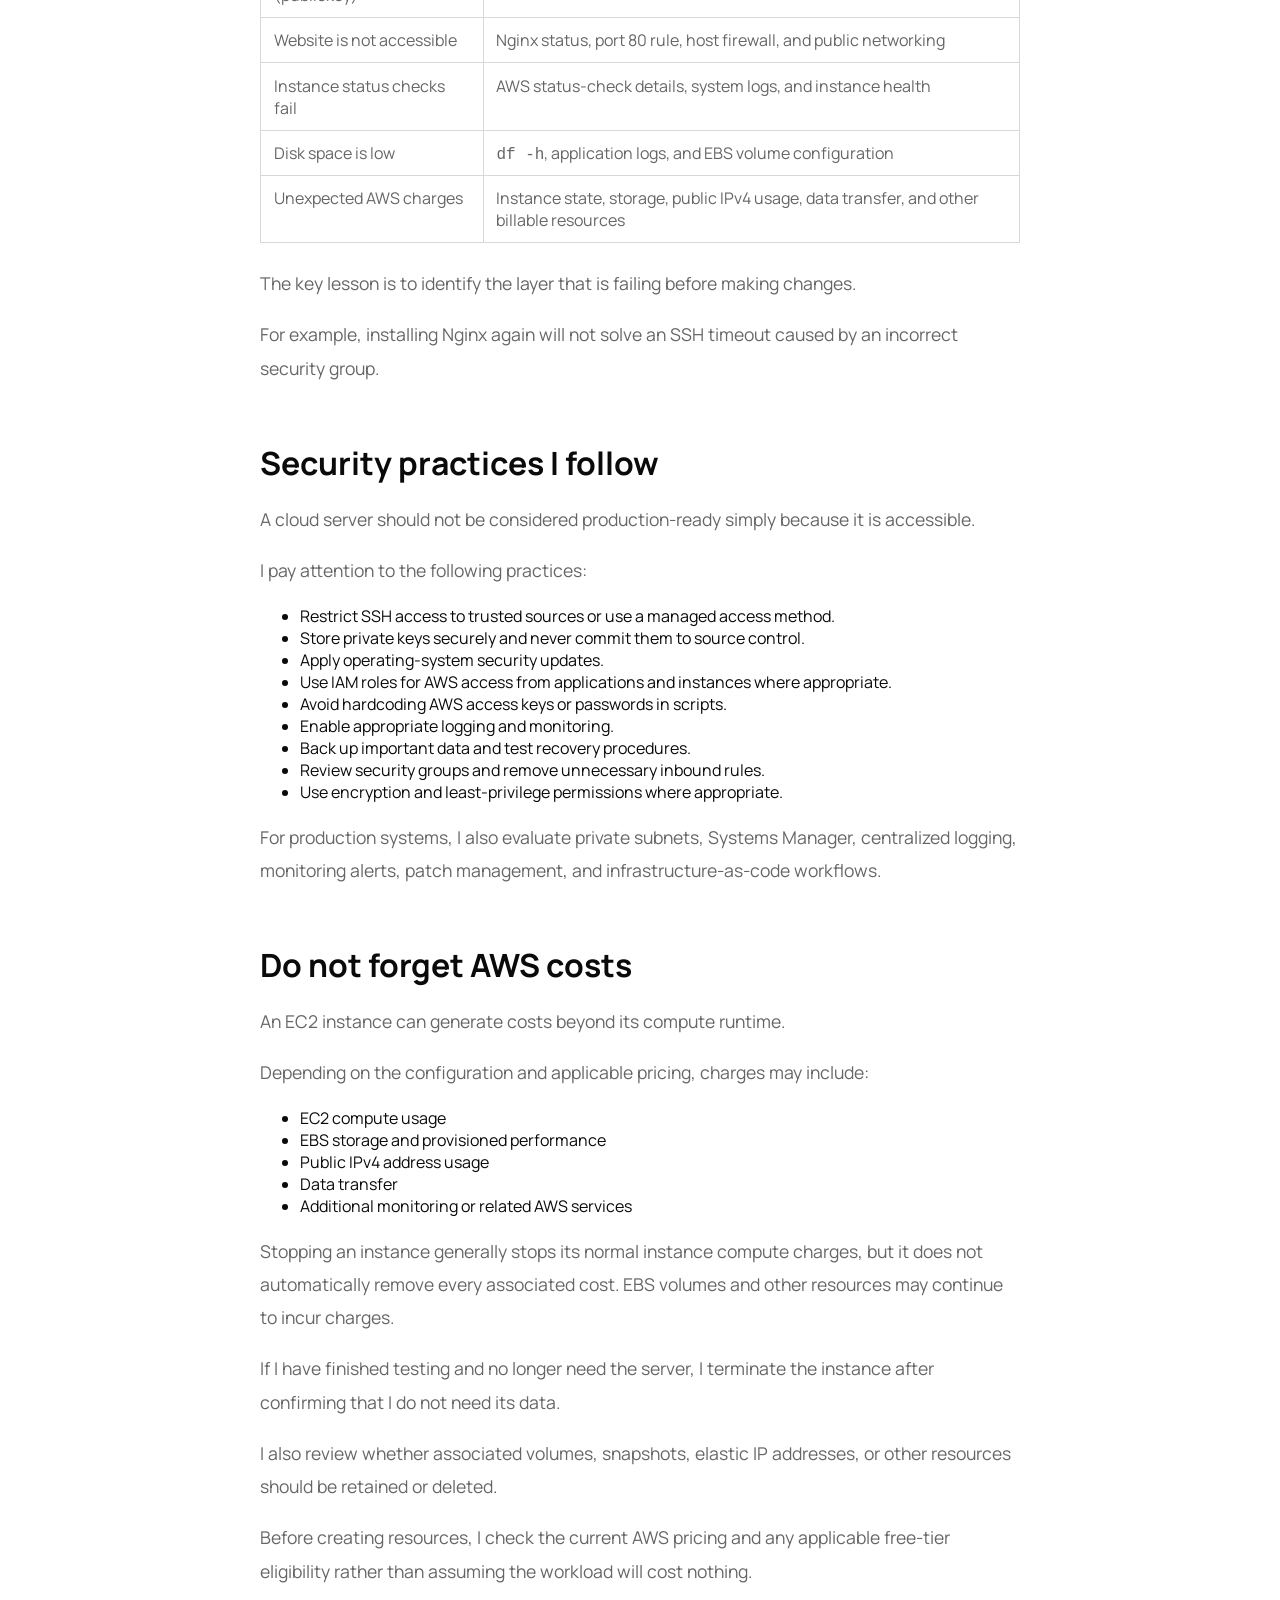
<file: post.html>
<!doctype html>
<html lang="en" data-theme="light" data-radius="soft">

<head>
    <meta charset="utf-8">
    <meta name="viewport" content="width=device-width, initial-scale=1">
    <meta name="theme-color" content="#ffffff">
    <title>Article — Sazad Ahemad</title>
    <link rel="preconnect" href="https://fonts.googleapis.com">
    <link rel="preconnect" href="https://fonts.gstatic.com" crossorigin>
    <link
        href="https://fonts.googleapis.com/css2?family=DM+Mono:wght@400;500&family=Manrope:wght@400;500;600;700;800&display=swap"
        rel="stylesheet">
    <link rel="stylesheet" href="styles.v4.0.0.css?v=4.8.9">
    <link rel="icon" type="image/x-icon" href="assets/favicon.ico">
</head>

<body>
    <header class="site-header"><a class="brand" href="index.html">SA<span>®</span></a>
        <nav><a href="index.html">Home</a><a href="blog.html">Blog</a><a href="index.html#contact">Contact</a></nav>
        <div class="header-actions"><button id="theme-toggle" class="icon-btn" type="button">◐</button><button
                id="customize-open" class="text-btn" type="button">Customize</button></div>
    </header>
    <main class="article-main"><a class="back-link" href="blog.html">← Back to writing</a>
        <article id="article"></article>
    </main>
    <footer><span>© <span id="year"></span> Sazad Ahemad</span><span>Version 4.8.8</span></footer>
    <dialog id="customizer" class="customizer">
        <form method="dialog" class="customizer-panel">
            <div class="customizer-head">
                <div><span class="eyebrow">Appearance</span>
                    <h2>Make it yours</h2>
                </div><button value="close" class="icon-btn">×</button>
            </div>
            <fieldset>
                <legend>Theme</legend>
                <div class="option-grid three"><button type="button" data-theme-option="light">Light</button><button
                        type="button" data-theme-option="dark">Dark</button><button type="button"
                        data-theme-option="system">System</button></div>
            </fieldset>
            <fieldset>
                <legend>Text size</legend>
                <div class="option-grid three"><button type="button" data-scale="compact">Compact</button><button
                        type="button" data-scale="default">Default</button><button type="button"
                        data-scale="large">Large</button></div>
            </fieldset>
            <fieldset>
                <legend>Corner style</legend>
                <div class="option-grid"><button type="button" data-radius="sharp">Sharp</button><button type="button"
                        data-radius="soft">Soft</button></div>
            </fieldset>
            <fieldset>
                <legend>Motion</legend><label class="switch-row"><span>Interface animation</span><input
                        id="motion-toggle" type="checkbox" checked></label>
            </fieldset><button id="reset-appearance" type="button" class="reset-btn">Reset appearance</button>
        </form>
    </dialog>
    <script src="script.v4.0.0.js?v=4.8.8" defer></script>
</body>

</html>
</file>
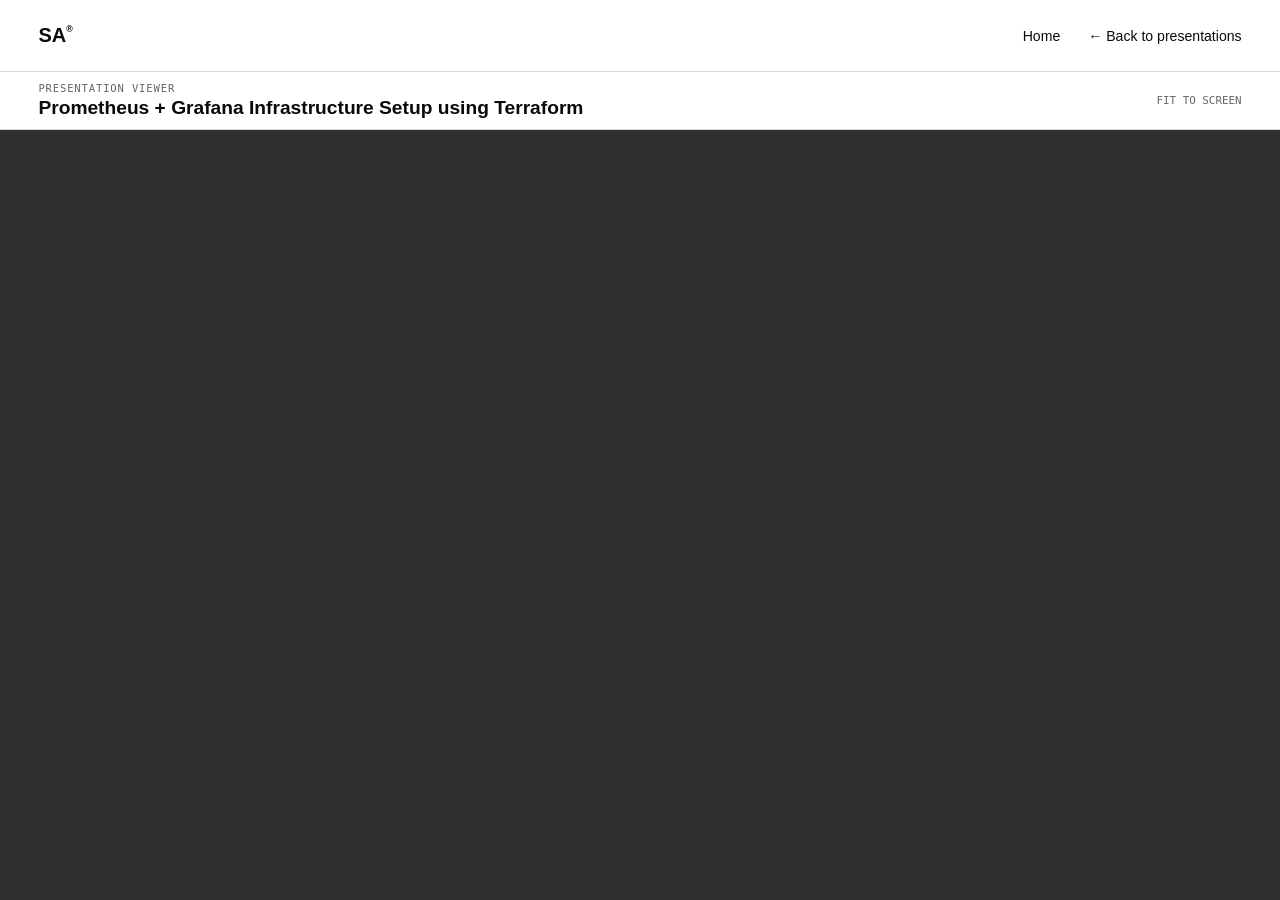
<file: presentation.html>
<!doctype html>
<html lang="en" data-theme="light" data-radius="soft">
<head>
  <meta charset="utf-8">
  <meta name="viewport" content="width=device-width,initial-scale=1">
  <meta name="theme-color" content="#ffffff">
  <meta name="robots" content="noindex">
  <title>Presentation Viewer — Sazad Ahemad</title>
  <link rel="stylesheet" href="styles.v4.0.0.css?v=4.8.9">
  <link rel="icon" type="image/x-icon" href="assets/favicon.ico">
</head>
<body class="presentation-viewer-page">
  <header class="site-header">
    <a class="brand" href="index.html">SA<span>®</span></a>
    <nav aria-label="Presentation navigation"><a href="index.html">Home</a><a href="index.html#credentials">← Back to presentations</a></nav>
  </header>
  <main class="presentation-shell" id="presentation-view">
    <div class="presentation-toolbar">
      <div><span class="presentation-toolbar-label">Presentation Viewer</span><h1 id="presentation-title">Loading presentation…</h1></div>
      <span class="presentation-fit-label">Fit to screen</span>
    </div>
    <section class="presentation-stage" id="presentation-stage" oncontextmenu="return false">
      <iframe id="presentation-frame" title="Presentation Viewer" loading="eager"></iframe>
    </section>
  </main>
  <script src="script.v4.0.0.js?v=4.8.8" defer></script>
</body>
</html>
</file>
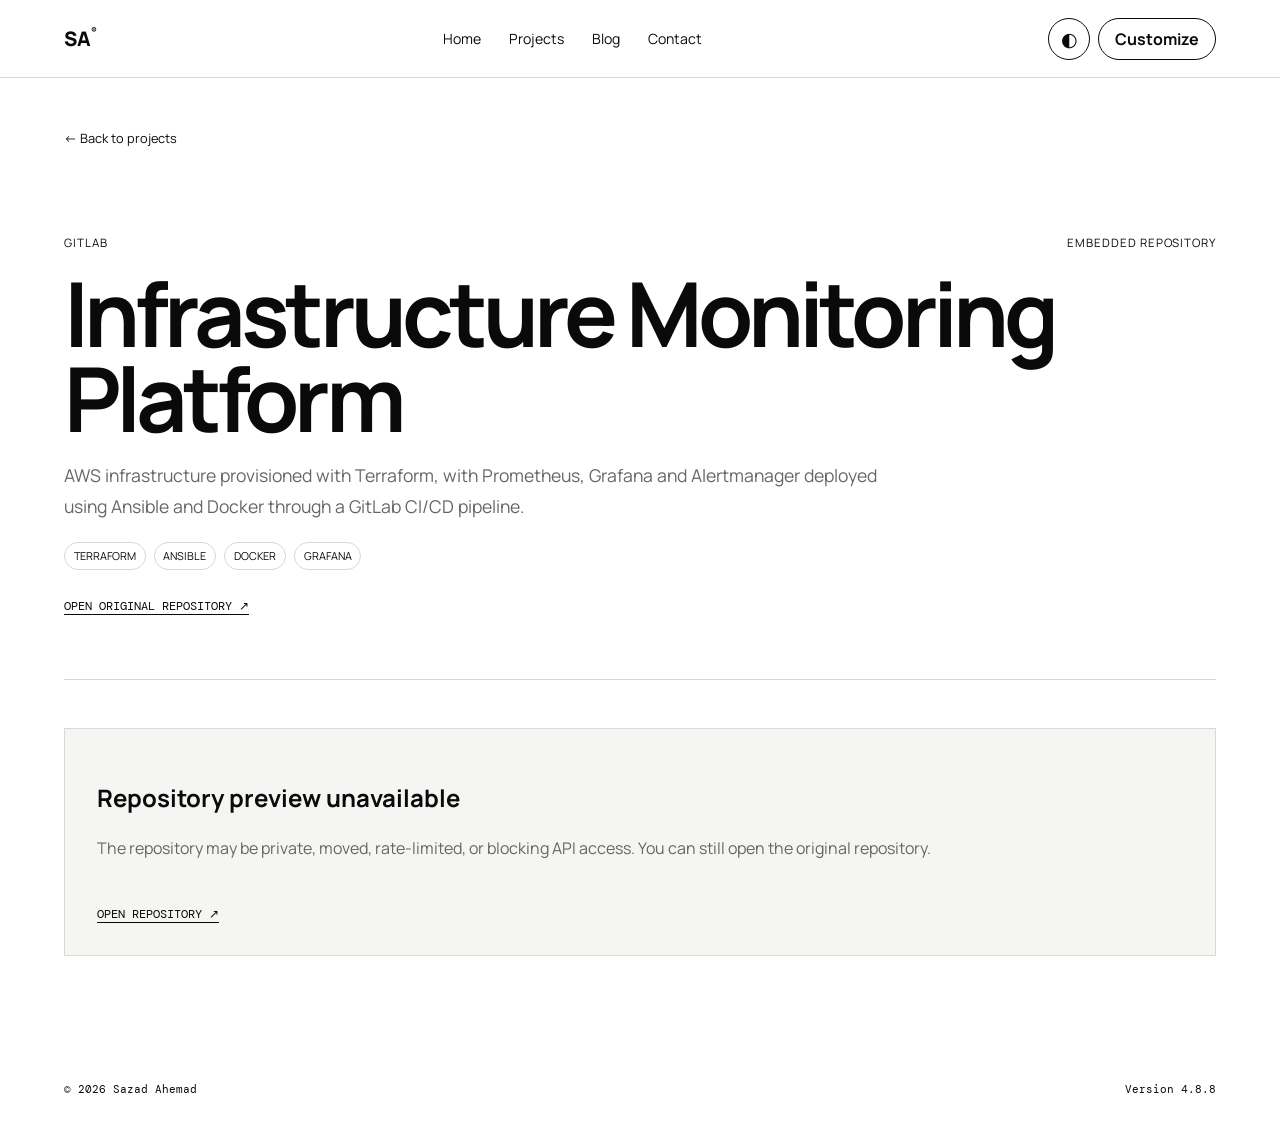
<file: project.html>
<!doctype html>
<html lang="en" data-theme="light" data-radius="soft">

<head>
    <meta charset="utf-8">
    <meta name="viewport" content="width=device-width, initial-scale=1">
    <meta name="theme-color" content="#ffffff">
    <title>Project — Sazad Ahemad</title>
    <link rel="preconnect" href="https://fonts.googleapis.com">
    <link rel="preconnect" href="https://fonts.gstatic.com" crossorigin>
    <link
        href="https://fonts.googleapis.com/css2?family=DM+Mono:wght@400;500&family=Manrope:wght@400;500;600;700;800&display=swap"
        rel="stylesheet">
    <link rel="stylesheet" href="styles.v4.0.0.css?v=4.8.9">
    <link rel="icon" type="image/x-icon" href="assets/favicon.ico">
</head>

<body>
    <header class="site-header"><a class="brand" href="index.html">SA<span>®</span></a>
        <nav><a href="index.html">Home</a><a href="index.html#projects">Projects</a><a href="blog.html">Blog</a><a
                href="index.html#contact">Contact</a></nav>
        <div class="header-actions"><button id="theme-toggle" class="icon-btn" type="button">◐</button><button
                id="customize-open" class="text-btn" type="button">Customize</button></div>
    </header>
    <main class="project-main"><a class="back-link" href="index.html#projects">← Back to projects</a>
        <article id="project-viewer"></article>
    </main>
    <footer><span>© <span id="year"></span> Sazad Ahemad</span><span>Version 4.8.8</span></footer>
    <dialog id="customizer" class="customizer">
        <form method="dialog" class="customizer-panel">
            <div class="customizer-head">
                <div><span class="eyebrow">Appearance</span>
                    <h2>Make it yours</h2>
                </div><button value="close" class="icon-btn">×</button>
            </div>
            <fieldset>
                <legend>Theme</legend>
                <div class="option-grid three"><button type="button" data-theme-option="light">Light</button><button
                        type="button" data-theme-option="dark">Dark</button><button type="button"
                        data-theme-option="system">System</button></div>
            </fieldset>
            <fieldset>
                <legend>Text size</legend>
                <div class="option-grid three"><button type="button" data-scale="compact">Compact</button><button
                        type="button" data-scale="default">Default</button><button type="button"
                        data-scale="large">Large</button></div>
            </fieldset>
            <fieldset>
                <legend>Corner style</legend>
                <div class="option-grid"><button type="button" data-radius="sharp">Sharp</button><button type="button"
                        data-radius="soft">Soft</button></div>
            </fieldset>
            <fieldset>
                <legend>Motion</legend><label class="switch-row"><span>Interface animation</span><input
                        id="motion-toggle" type="checkbox" checked></label>
            </fieldset><button id="reset-appearance" type="button" class="reset-btn">Reset appearance</button>
        </form>
    </dialog>
    <script src="script.v4.0.0.js?v=4.8.8" defer></script>
</body>

</html>
</file>
<file: styles.v4.0.0.css>
:root{--bg:#fff;--surface:#f5f5f3;--ink:#0a0a0a;--muted:#666;--line:#d8d8d4;--inverse:#fff;--radius:18px;--scale:1;--space:clamp(72px,9vw,140px);font-size:calc(16px * var(--scale));color-scheme:light}
html[data-theme="dark"]{--bg:#0a0a0a;--surface:#151515;--ink:#f7f7f4;--muted:#aaa;--line:#333;--inverse:#0a0a0a;color-scheme:dark}
html[data-scale="compact"]{--scale:.9}html[data-scale="large"]{--scale:1.1}html[data-radius="sharp"]{--radius:0}html[data-radius="soft"]{--radius:18px}
*{box-sizing:border-box}html{scroll-behavior:smooth}body{margin:0;background:var(--bg);color:var(--ink);font-family:Manrope,Arial,sans-serif;transition:background .25s,color .25s}a{color:inherit;text-decoration:none}button{font:inherit;color:inherit}p{line-height:1.75;color:var(--muted)}
.site-header{height:78px;padding:0 clamp(20px,5vw,72px);display:flex;align-items:center;justify-content:space-between;position:sticky;top:0;z-index:20;background:color-mix(in srgb,var(--bg) 88%,transparent);backdrop-filter:blur(16px);border-bottom:1px solid var(--line)}.brand{font-weight:800;font-size:1.25rem}.brand span{font-size:.55rem;vertical-align:top}.site-header nav{display:flex;gap:28px;font-size:.88rem}.site-header nav a:hover{text-decoration:underline}.header-actions{display:flex;gap:8px}.icon-btn,.text-btn{border:1px solid var(--ink);background:var(--bg);height:42px;cursor:pointer}.icon-btn{width:42px;border-radius:50%;font-size:1.2rem}.text-btn{padding:0 16px;border-radius:999px;font-weight:700}
.hero,.section{padding-left:clamp(20px,5vw,72px);padding-right:clamp(20px,5vw,72px)}.hero{min-height:calc(100vh - 78px);display:flex;flex-direction:column;justify-content:space-between;padding-top:45px;padding-bottom:42px}.hero-kicker{font-family:'DM Mono';text-transform:uppercase;font-size:.72rem;letter-spacing:.08em;display:flex;align-items:center;gap:10px}.hero-kicker>span:first-child{width:9px;height:9px;border-radius:50%;background:var(--ink)}.hero-grid{display:grid;grid-template-columns:1fr minmax(180px,280px);align-items:end;gap:40px}.hero h1{font-size:clamp(4.2rem,11vw,10rem);line-height:.78;letter-spacing:-.085em;margin:20px 0}.hero h1 span{-webkit-text-stroke:1.5px var(--ink);color:transparent}.hero-role{font-family:'DM Mono';text-transform:uppercase;font-size:.76rem}.portrait-wrap{margin:0}.portrait-wrap img{width:100%;filter:grayscale(1);border-radius:var(--radius);display:block}.portrait-wrap figcaption{font-family:'DM Mono';font-size:.68rem;line-height:1.7;margin-top:12px}.hero-bottom{display:grid;grid-template-columns:minmax(280px,650px) auto;justify-content:space-between;align-items:end}.hero-bottom p{font-size:clamp(1rem,1.7vw,1.35rem);color:var(--ink);margin:0}.round-link{display:grid;place-items:center;width:64px;height:64px;border:1px solid var(--ink);border-radius:50%;font-size:1.5rem}.round-link:hover{background:var(--ink);color:var(--inverse)}
.section{display:grid;grid-template-columns:minmax(150px,1fr) minmax(0,3fr);gap:50px;padding-top:var(--space);padding-bottom:var(--space);border-top:1px solid var(--line)}.section-label{font-family:'DM Mono';font-size:.72rem;text-transform:uppercase;letter-spacing:.08em}.intro-copy h2{font-size:clamp(2.3rem,5vw,5.7rem);letter-spacing:-.06em;line-height:.95;margin:0 0 48px}.intro-copy>div>p,.intro-copy>p{max-width:720px}.stat-grid{display:grid;grid-template-columns:repeat(3,1fr);gap:1px;background:var(--line);margin-top:48px;border:1px solid var(--line)}.stat-grid div{background:var(--bg);padding:28px}.stat-grid strong{display:block;font-size:2rem}.stat-grid span{display:block;color:var(--muted);font-size:.8rem;margin-top:10px}.skill-row{display:grid;grid-template-columns:180px 1fr;padding:25px 0;border-top:1px solid var(--line)}.skill-row>span{font-weight:700}.skill-row p{margin:0}.timeline article{display:grid;grid-template-columns:190px 1fr;gap:35px;padding:34px 0;border-top:1px solid var(--line)}.time{font-family:'DM Mono';font-size:.72rem}.timeline h3,.timeline h4{margin:0}.timeline h3{font-size:1.5rem}.timeline h4{font-weight:500;color:var(--muted);margin-top:5px}.projects-grid{display:grid;grid-template-columns:repeat(2,1fr);gap:15px}.project-card{min-height:360px;border:1px solid var(--line);border-radius:var(--radius);padding:30px;display:flex;flex-direction:column;transition:.25s}.project-card:hover{background:var(--ink);color:var(--inverse);transform:translateY(-4px)}.project-card:hover p{color:color-mix(in srgb,var(--inverse) 70%,transparent)}.featured-project{grid-column:1/-1}.project-top{display:flex;justify-content:space-between;font-family:'DM Mono';font-size:.7rem}.project-card h3{font-size:clamp(1.8rem,3vw,3rem);letter-spacing:-.045em;margin-top:auto;margin-bottom:10px}.tags{display:flex;flex-wrap:wrap;gap:7px;margin-top:20px}.tags span{border:1px solid currentColor;border-radius:999px;padding:6px 10px;font-size:.67rem}.education-list>div{display:grid;grid-template-columns:170px 1.2fr 1fr;gap:25px;align-items:baseline;border-top:1px solid var(--line);padding:25px 0}.education-list h3,.education-list p{margin:0}.education-list>div>span{font-family:'DM Mono';font-size:.75rem}.contact-section{background:var(--ink);color:var(--inverse);padding:clamp(70px,10vw,150px) clamp(20px,5vw,72px)}.contact-eyebrow{font-family:'DM Mono';font-size:.72rem;text-transform:uppercase}.contact-section h2{font-size:clamp(4rem,12vw,11rem);letter-spacing:-.08em;line-height:.78;margin:80px 0}.contact-links{display:grid;grid-template-columns:repeat(2,1fr);gap:0}.contact-links a{padding:18px 0;border-top:1px solid color-mix(in srgb,var(--inverse) 30%,transparent)}footer{padding:30px clamp(20px,5vw,72px);display:flex;justify-content:space-between;font-family:'DM Mono';font-size:.68rem}
.customizer{border:0;padding:0;background:transparent;color:var(--ink)}.customizer::backdrop{background:rgba(0,0,0,.55);backdrop-filter:blur(4px)}.customizer-panel{width:min(520px,calc(100vw - 28px));background:var(--bg);border:1px solid var(--line);border-radius:var(--radius);padding:28px}.customizer-head{display:flex;justify-content:space-between;align-items:flex-start}.customizer h2{margin:5px 0 0;font-size:2rem}.eyebrow,legend{font-family:'DM Mono';font-size:.7rem;text-transform:uppercase;letter-spacing:.08em}.customizer fieldset{border:0;padding:22px 0;margin:0;border-top:1px solid var(--line)}.customizer fieldset:first-of-type{margin-top:26px}.option-grid{display:grid;grid-template-columns:repeat(2,1fr);gap:8px;margin-top:12px}.option-grid.three{grid-template-columns:repeat(3,1fr)}.option-grid button,.reset-btn{border:1px solid var(--line);background:var(--surface);padding:13px;cursor:pointer;border-radius:calc(var(--radius) / 2)}.option-grid button.active{background:var(--ink);color:var(--inverse);border-color:var(--ink)}.switch-row{display:flex;justify-content:space-between;margin-top:12px}.reset-btn{width:100%;background:var(--bg);border-color:var(--ink)}.load-error{position:fixed;z-index:100;left:20px;right:20px;bottom:20px;padding:15px;background:var(--ink);color:var(--inverse);border-radius:10px}.cursor-dot{position:fixed;width:11px;height:11px;border:1px solid var(--ink);border-radius:50%;pointer-events:none;z-index:99;transform:translate(-50%,-50%);transition:width .15s,height .15s,background .15s}.cursor-dot.is-large{width:34px;height:34px;background:color-mix(in srgb,var(--ink) 15%,transparent)}html[data-motion="off"] *,@media(prefers-reduced-motion:reduce){transition:none!important;animation:none!important;scroll-behavior:auto!important}
@media(max-width:820px){.site-header nav{display:none}.section{grid-template-columns:1fr;gap:28px}.hero-grid{grid-template-columns:1fr}.portrait-wrap{width:170px}.hero h1{font-size:clamp(4rem,20vw,7rem)}.hero-bottom{grid-template-columns:1fr auto;gap:20px}.stat-grid{grid-template-columns:1fr}.skill-row,.timeline article,.education-list>div{grid-template-columns:1fr;gap:10px}.projects-grid{grid-template-columns:1fr}.featured-project{grid-column:auto}.contact-links{grid-template-columns:1fr}.cursor-dot{display:none}}
@media(max-width:520px){.text-btn{padding:0 11px}.hero{min-height:auto;gap:55px}.hero h1{font-size:20vw}.option-grid.three{grid-template-columns:1fr}footer{gap:20px;flex-direction:column}}

/* v4 publishing components */
.focus-grid{display:grid;grid-template-columns:repeat(3,1fr);gap:1px;background:var(--line);border:1px solid var(--line)}
.focus-grid article{background:var(--bg);padding:2rem;min-height:230px;display:flex;flex-direction:column}
.focus-grid article>span,.subsection-heading,.post-meta,.credential-meta{font-family:var(--mono);font-size:.72rem;text-transform:uppercase;letter-spacing:.08em}
.focus-grid h3{font-size:1.4rem;margin:auto 0 .8rem}.focus-grid p{margin:0;color:var(--muted);line-height:1.7}
.credential-layout{display:grid;grid-template-columns:1fr 1fr;gap:2.5rem}.subsection-heading{display:flex;justify-content:space-between;padding-bottom:1rem;border-bottom:1px solid var(--line)}
.credential-list{display:grid}.credential-card,.empty-card{position:relative;display:block;padding:1.5rem 0;border-bottom:1px solid var(--line);color:inherit;text-decoration:none}.credential-card h3{font-size:1.2rem;margin:.8rem 0}.credential-card p,.empty-card p{color:var(--muted);line-height:1.65;margin:0}.credential-meta{display:flex;justify-content:space-between;color:var(--muted)}.card-arrow{position:absolute;right:0;bottom:1.5rem}.empty-card code{font-family:var(--mono);font-size:.8em}
.writing-head{display:flex;align-items:flex-end;justify-content:space-between;margin-bottom:2rem}.writing-head h2{font-size:clamp(2rem,4vw,4.2rem);line-height:1.02;margin:0}.text-link{color:inherit;font-family:var(--mono);font-size:.8rem;text-transform:uppercase;text-decoration:none;border-bottom:1px solid}
.post-grid{display:grid;grid-template-columns:repeat(3,1fr);gap:1rem}.post-card{border:1px solid var(--line);padding:1.5rem;min-height:330px;color:inherit;text-decoration:none;display:flex;flex-direction:column;transition:transform .25s,background .25s,color .25s}.post-card:hover{transform:translateY(-5px);background:var(--ink);color:var(--inverse)}.post-card h3{font-size:1.45rem;line-height:1.2;margin:2rem 0 1rem}.post-card p{color:var(--muted);line-height:1.65}.post-card:hover p{color:color-mix(in srgb,var(--inverse) 75%,transparent)}.post-meta,.post-footer{display:flex;justify-content:space-between;gap:1rem}.post-footer{margin-top:auto;font-family:var(--mono);font-size:.72rem;text-transform:uppercase}
.page-main,.article-main{max-width:1400px;margin:0 auto;padding:10rem 4vw 5rem}.page-hero{max-width:1050px;padding:3rem 0 6rem}.page-hero h1{font-size:clamp(4rem,10vw,9rem);line-height:.88;letter-spacing:-.07em;margin:1rem 0 2rem}.page-hero p{max-width:720px;font-size:1.15rem;line-height:1.7;color:var(--muted)}
.blog-controls{display:flex;justify-content:space-between;gap:2rem;align-items:center;padding:1.25rem 0;border-top:1px solid var(--line);border-bottom:1px solid var(--line)}.blog-controls input{width:min(420px,45vw);background:transparent;color:inherit;border:0;border-bottom:1px solid var(--line);padding:.8rem 0;font:inherit;outline:none}.filter-list{display:flex;gap:.5rem;flex-wrap:wrap}.filter-list button{background:transparent;color:inherit;border:1px solid var(--line);border-radius:100px;padding:.55rem .9rem;cursor:pointer}.filter-list button.active{background:var(--ink);color:var(--inverse)}
.blog-row{display:grid;grid-template-columns:150px 1fr 120px;gap:2rem;padding:2.3rem 0;border-bottom:1px solid var(--line);align-items:start}.blog-row>div:first-child{display:flex;flex-direction:column;gap:.6rem;font-family:var(--mono);font-size:.75rem;color:var(--muted)}.blog-row>a{color:inherit;text-decoration:none}.blog-row h2{font-size:clamp(1.7rem,3vw,3rem);line-height:1.08;margin:0 0 1rem}.blog-row p{color:var(--muted);max-width:800px;line-height:1.65}.blog-row>span{font-family:var(--mono);font-size:.75rem;text-align:right}.tags{display:flex;gap:.5rem;flex-wrap:wrap}.tags span{font-family:var(--mono);font-size:.68rem;text-transform:uppercase;border:1px solid var(--line);padding:.35rem .55rem;border-radius:100px}
.article-main{max-width:1050px}.back-link{color:inherit;font-family:var(--mono);font-size:.8rem;text-decoration:none}.article-header{padding:5rem 0 4rem;border-bottom:1px solid var(--line)}.article-header h1{font-size:clamp(3rem,7vw,6.5rem);line-height:.95;letter-spacing:-.055em;margin:1.5rem 0}.article-header>p{font-size:1.2rem;line-height:1.7;color:var(--muted);max-width:800px}.article-body{max-width:760px;margin:4rem auto}.article-body h2{font-size:2rem;margin:3.5rem 0 1rem}.article-body p{font-size:1.1rem;line-height:1.9;color:var(--muted)}
.article-main,.article-main #article,.article-body{min-width:0}.article-body{overflow-wrap:anywhere}.article-body img{display:block;width:auto;max-width:100%;height:auto;margin:2rem auto;object-fit:contain}.article-body pre{max-width:100%;overflow-x:auto}.article-body .markdown-table-wrap{max-width:100%;overflow-x:auto}
.project-main{max-width:1400px;margin:0 auto;padding:3rem clamp(20px,5vw,72px) 6rem}.project-main>.back-link{display:inline-block;margin-bottom:2.5rem}.project-detail-header{padding:3rem 0 4rem;border-bottom:1px solid var(--line)}.project-detail-header h1{max-width:1050px;font-size:clamp(3rem,7vw,6.5rem);line-height:.95;letter-spacing:-.055em;margin:1.25rem 0}.project-detail-header>p{max-width:850px;font-size:1.1rem}.repo-external-link{display:inline-block;margin-top:1.75rem;border-bottom:1px solid currentColor;font-family:'DM Mono',monospace;font-size:.75rem;text-transform:uppercase}.repo-embed{margin-top:3rem;min-width:0}.repo-loading,.repo-fallback,.load-error-inline{padding:2rem;border:1px solid var(--line);background:var(--surface)}.repo-summary{display:grid;grid-template-columns:minmax(0,2fr) repeat(2,minmax(110px,1fr));border:1px solid var(--line)}.repo-summary>div{min-width:0;padding:1.4rem;border-right:1px solid var(--line)}.repo-summary>div:last-child{border-right:0}.repo-summary span,.repo-browser-head{font-family:'DM Mono',monospace;font-size:.72rem;text-transform:uppercase}.repo-summary strong{display:block;margin-top:.55rem;overflow-wrap:anywhere}.repo-description{margin:1.5rem 0 2.5rem}.repo-browser,.repo-readme{border:1px solid var(--line);overflow:hidden}.repo-browser-head{display:flex;justify-content:space-between;gap:1rem;padding:1rem 1.25rem;background:var(--surface);border-bottom:1px solid var(--line)}.repo-file{display:grid;grid-template-columns:24px minmax(0,1fr);gap:.55rem;padding:.65rem 1.25rem;border-bottom:1px solid var(--line);font-family:'DM Mono',monospace;font-size:.8rem;color:inherit;text-decoration:none;transition:background .2s ease}.repo-file:hover{background:var(--surface)}.repo-file:last-child{border-bottom:0}.repo-file span:last-child{overflow-wrap:anywhere}.repo-readme{margin-top:2.5rem}.repo-readme .article-body{max-width:900px;margin:0 auto;padding:clamp(1.25rem,4vw,4rem);overflow:hidden}.repo-readme img{display:block;max-width:100%;height:auto;margin:1.5rem auto}.repo-readme pre{max-width:100%;overflow:auto;padding:1rem;background:var(--surface);border:1px solid var(--line)}.repo-readme table{display:block;max-width:100%;overflow-x:auto;border-collapse:collapse}.repo-readme th,.repo-readme td{padding:.65rem;border:1px solid var(--line);text-align:left}.repo-readme a{text-decoration:underline}
.sr-only{position:absolute;width:1px;height:1px;padding:0;margin:-1px;overflow:hidden;clip:rect(0,0,0,0);white-space:nowrap;border:0}
.repo-folder{width:100%;border:0;background:transparent;text-align:left;cursor:pointer}.markdown-table-wrap{max-width:100%;margin:1.5rem 0;overflow-x:auto}.markdown-table-wrap table{width:100%;border-collapse:collapse}.markdown-table-wrap th,.markdown-table-wrap td{min-width:120px;padding:.7rem .8rem;border:1px solid var(--line);vertical-align:top}.markdown-table-wrap th{background:var(--surface);color:var(--ink);font-weight:700}.markdown-table-wrap td{color:var(--muted)}
.repo-view-file{width:100%;border:0;background:transparent;text-align:left;cursor:pointer}.repo-file-viewer{margin-top:1.25rem;border:1px solid var(--line);scroll-margin-top:90px;overflow:hidden}.repo-file-viewer[hidden]{display:none}.repo-close-file{border:0;background:transparent;color:inherit;cursor:pointer;font:inherit}.repo-code{max-height:70vh;margin:0;padding:1.25rem;overflow:auto;background:var(--surface);white-space:pre;tab-size:2}.repo-image-preview{padding:2rem;text-align:center}.repo-image-preview img{max-width:100%;max-height:75vh}.certificate-main{max-width:1400px;margin:0 auto;padding:3rem clamp(20px,5vw,72px) 5rem}.certificate-header{padding:2rem 0}.certificate-header h1{font-size:clamp(2.2rem,5vw,5rem);line-height:1;margin:.75rem 0}.pdf-notice{padding:1rem;border:1px solid var(--line);background:var(--surface);font-size:.82rem;color:var(--muted)}.pdf-frame-wrap{height:min(82vh,1000px);margin-top:1rem;border:1px solid var(--line);overflow:hidden}.pdf-frame-wrap iframe{width:100%;height:100%;border:0;background:#555}
@media(max-width:900px){.focus-grid,.post-grid,.credential-layout{grid-template-columns:1fr}.site-header nav{display:none}.writing-head{align-items:flex-start;flex-direction:column;gap:1.5rem}.blog-row{grid-template-columns:1fr}.blog-row>div:first-child{flex-direction:row}.blog-row>span{text-align:left}.blog-controls{align-items:stretch;flex-direction:column}.blog-controls input{width:100%}}
@media(max-width:700px){.project-main{padding-top:2rem}.repo-summary{grid-template-columns:1fr 1fr}.repo-summary>div:first-child{grid-column:1/-1;border-right:0;border-bottom:1px solid var(--line)}.repo-summary>div:nth-child(2){border-right:1px solid var(--line)}.repo-browser-head{align-items:flex-start;flex-direction:column}}

/* Full-screen PDF presentation viewer */
body.presentation-viewer-page{height:100vh;overflow:hidden;display:grid;grid-template-rows:72px minmax(0,1fr)}
.presentation-viewer-page .site-header{height:72px;position:relative;padding-inline:clamp(16px,3vw,48px)}
.presentation-viewer-page .site-header nav{display:flex}
.presentation-shell{width:100%;height:100%;min-height:0;display:grid;grid-template-rows:auto minmax(0,1fr);overflow:hidden;background:var(--bg)}
.presentation-toolbar{min-height:58px;padding:10px clamp(16px,3vw,48px);display:flex;align-items:center;justify-content:space-between;gap:20px;border-bottom:1px solid var(--line);background:var(--bg)}
.presentation-toolbar-label{display:block;font-family:'DM Mono',monospace;font-size:.66rem;text-transform:uppercase;letter-spacing:.08em;color:var(--muted)}
.presentation-toolbar h1{max-width:min(70vw,1000px);margin:3px 0 0;font-size:clamp(.9rem,1.5vw,1.2rem);white-space:nowrap;overflow:hidden;text-overflow:ellipsis}
.presentation-fit-label{flex:0 0 auto;font-family:'DM Mono',monospace;font-size:.68rem;text-transform:uppercase;color:var(--muted)}
.presentation-stage{width:100%;height:100%;min-height:0;overflow:hidden;background:#303030}
.presentation-stage iframe{display:block;width:100%;height:100%;border:0;background:#303030}
.presentation-error{height:100%;display:grid;place-content:center;text-align:center;padding:24px;color:#fff}.presentation-error p{max-width:650px;color:#ccc}.presentation-error code{color:#fff}
@media(max-width:700px){body.presentation-viewer-page{grid-template-rows:60px minmax(0,1fr)}.presentation-viewer-page .site-header{height:60px}.presentation-viewer-page .site-header nav{display:flex}.presentation-viewer-page .site-header nav a:not(:last-child){display:none}.presentation-toolbar{min-height:54px}.presentation-fit-label{display:none}.presentation-toolbar h1{max-width:78vw}}
</file>
